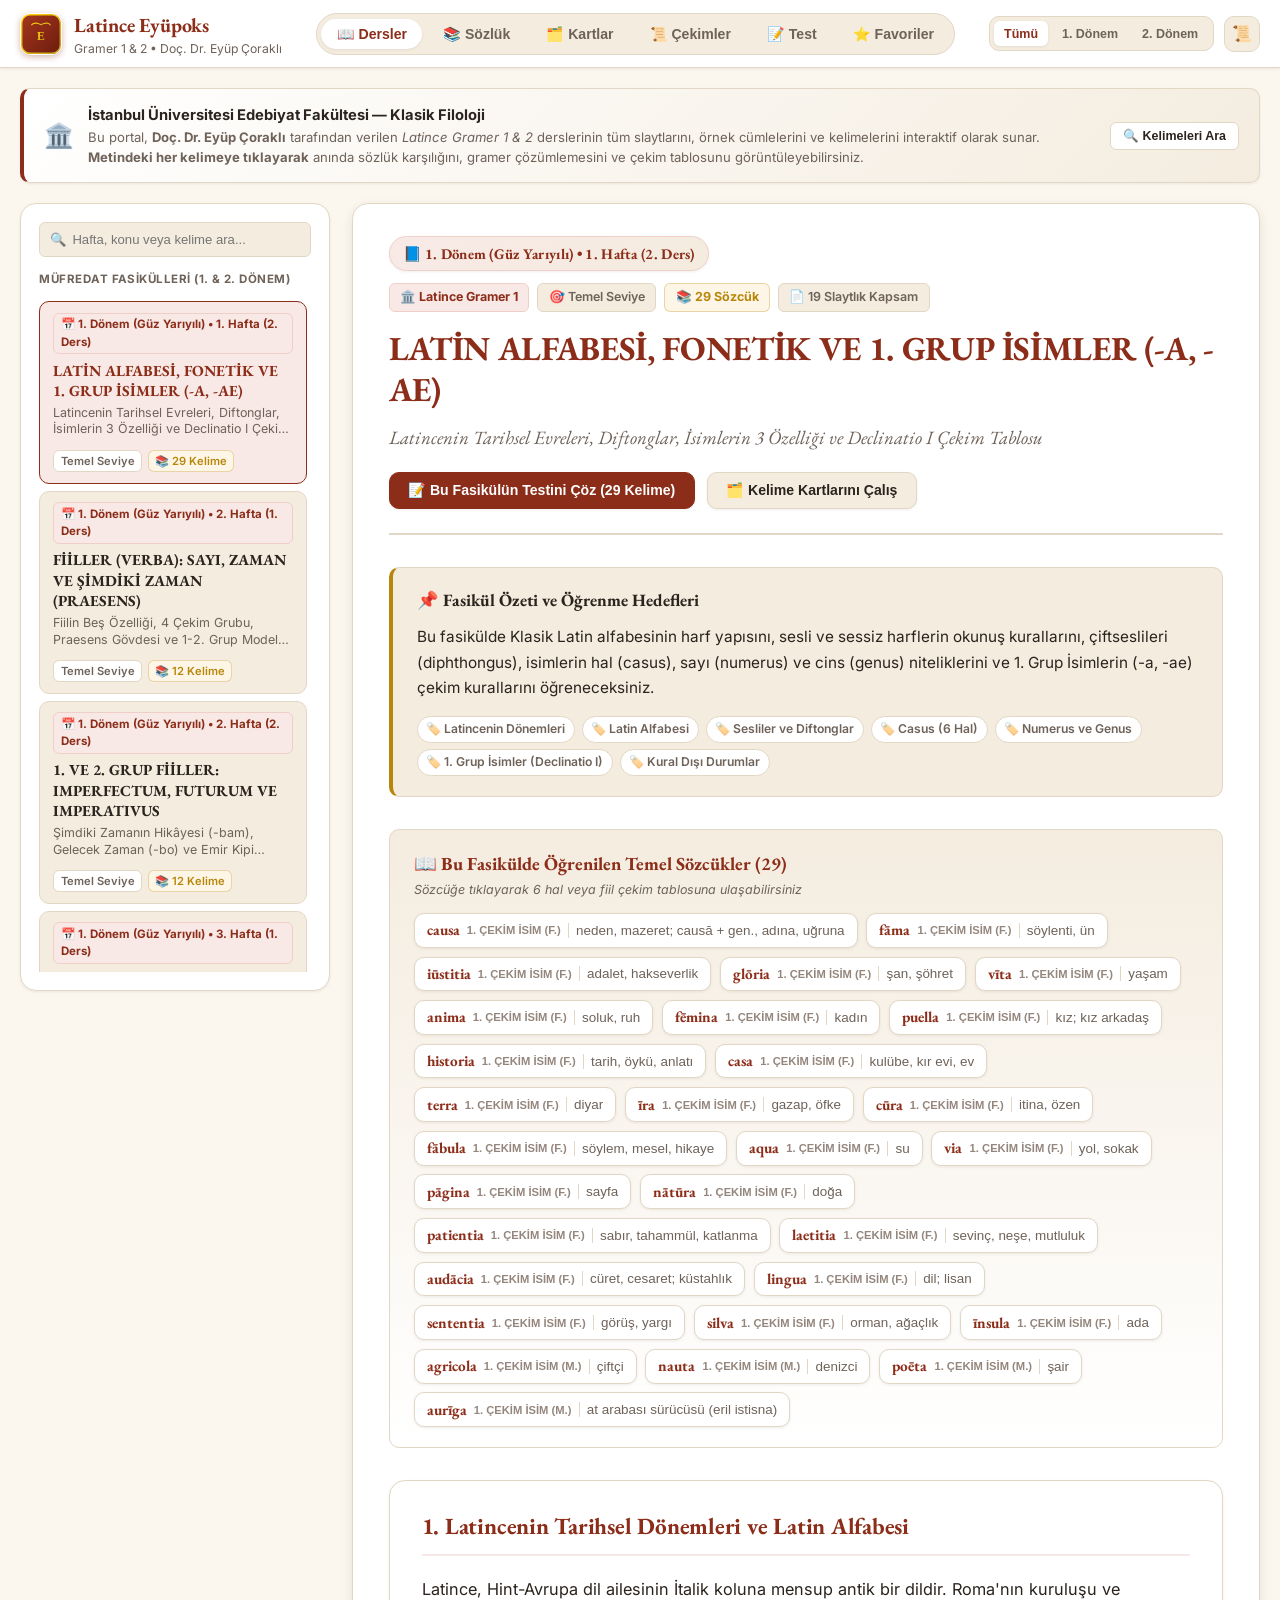
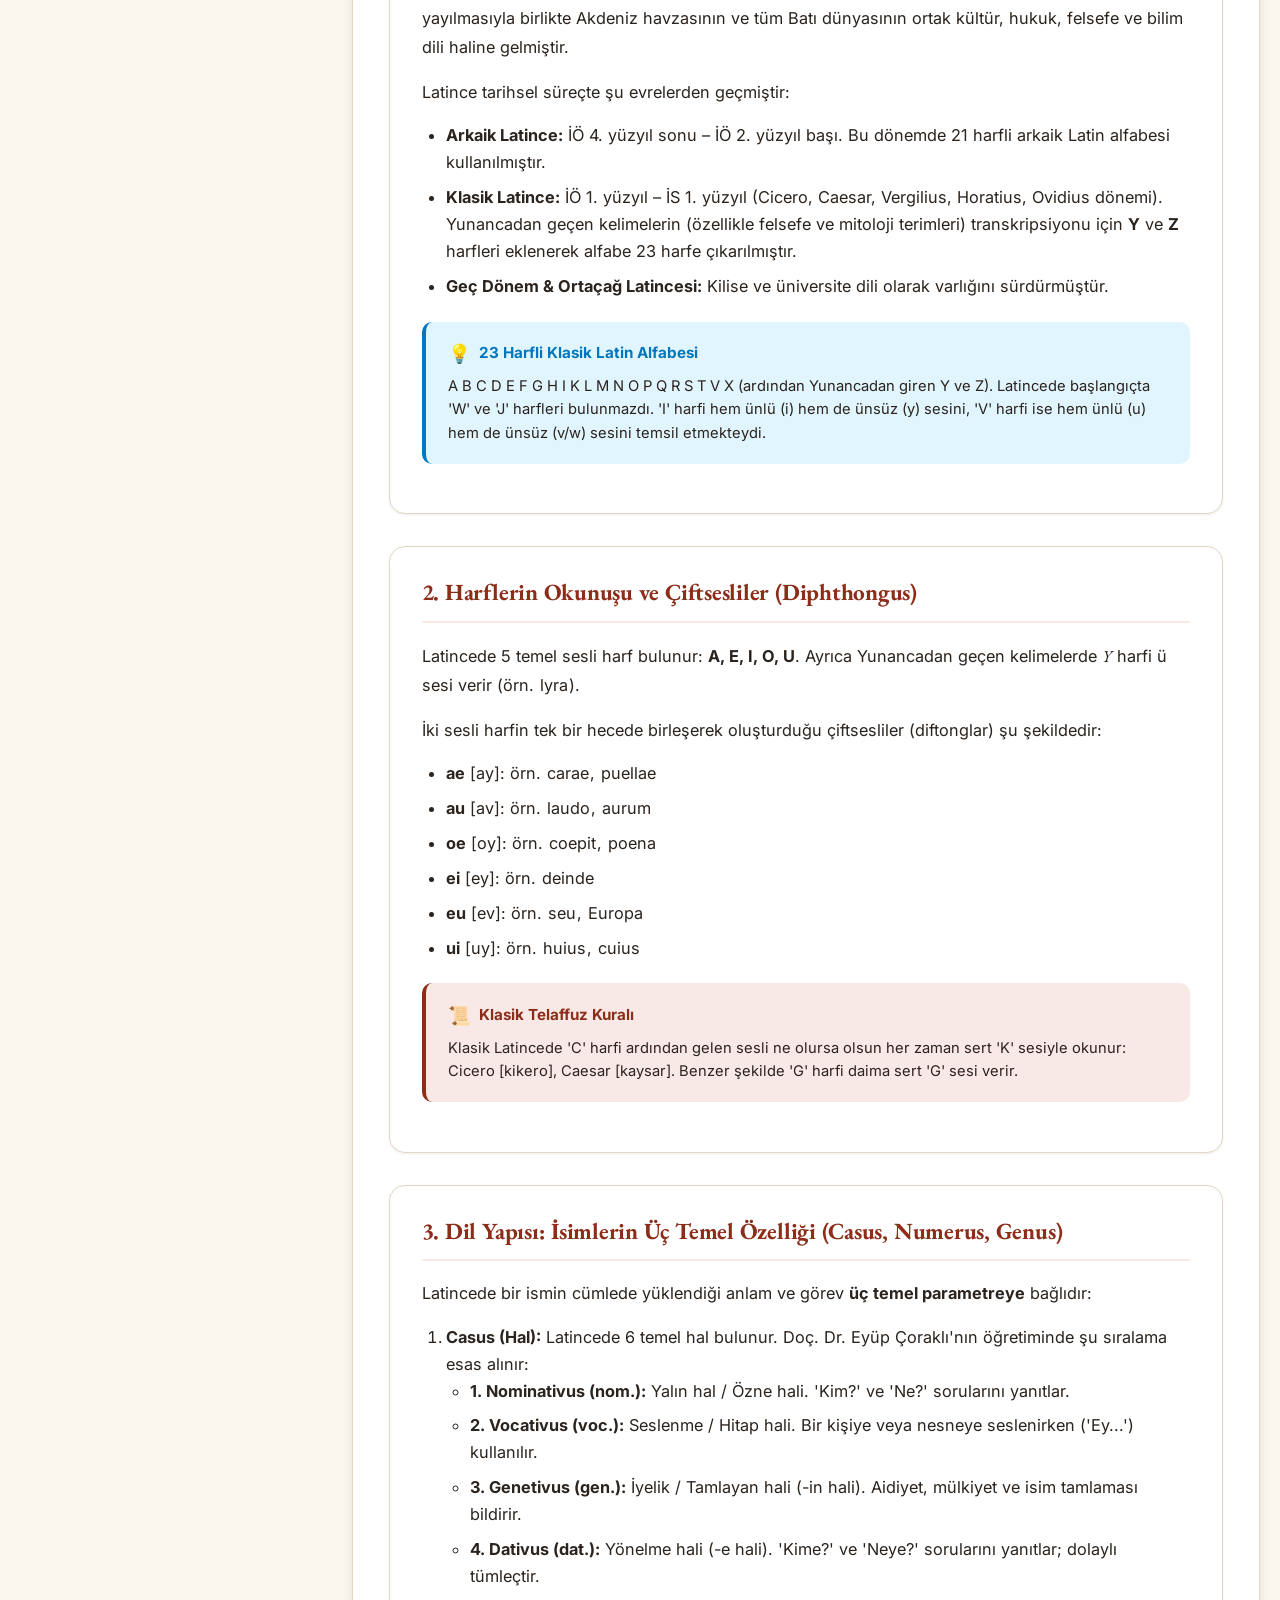
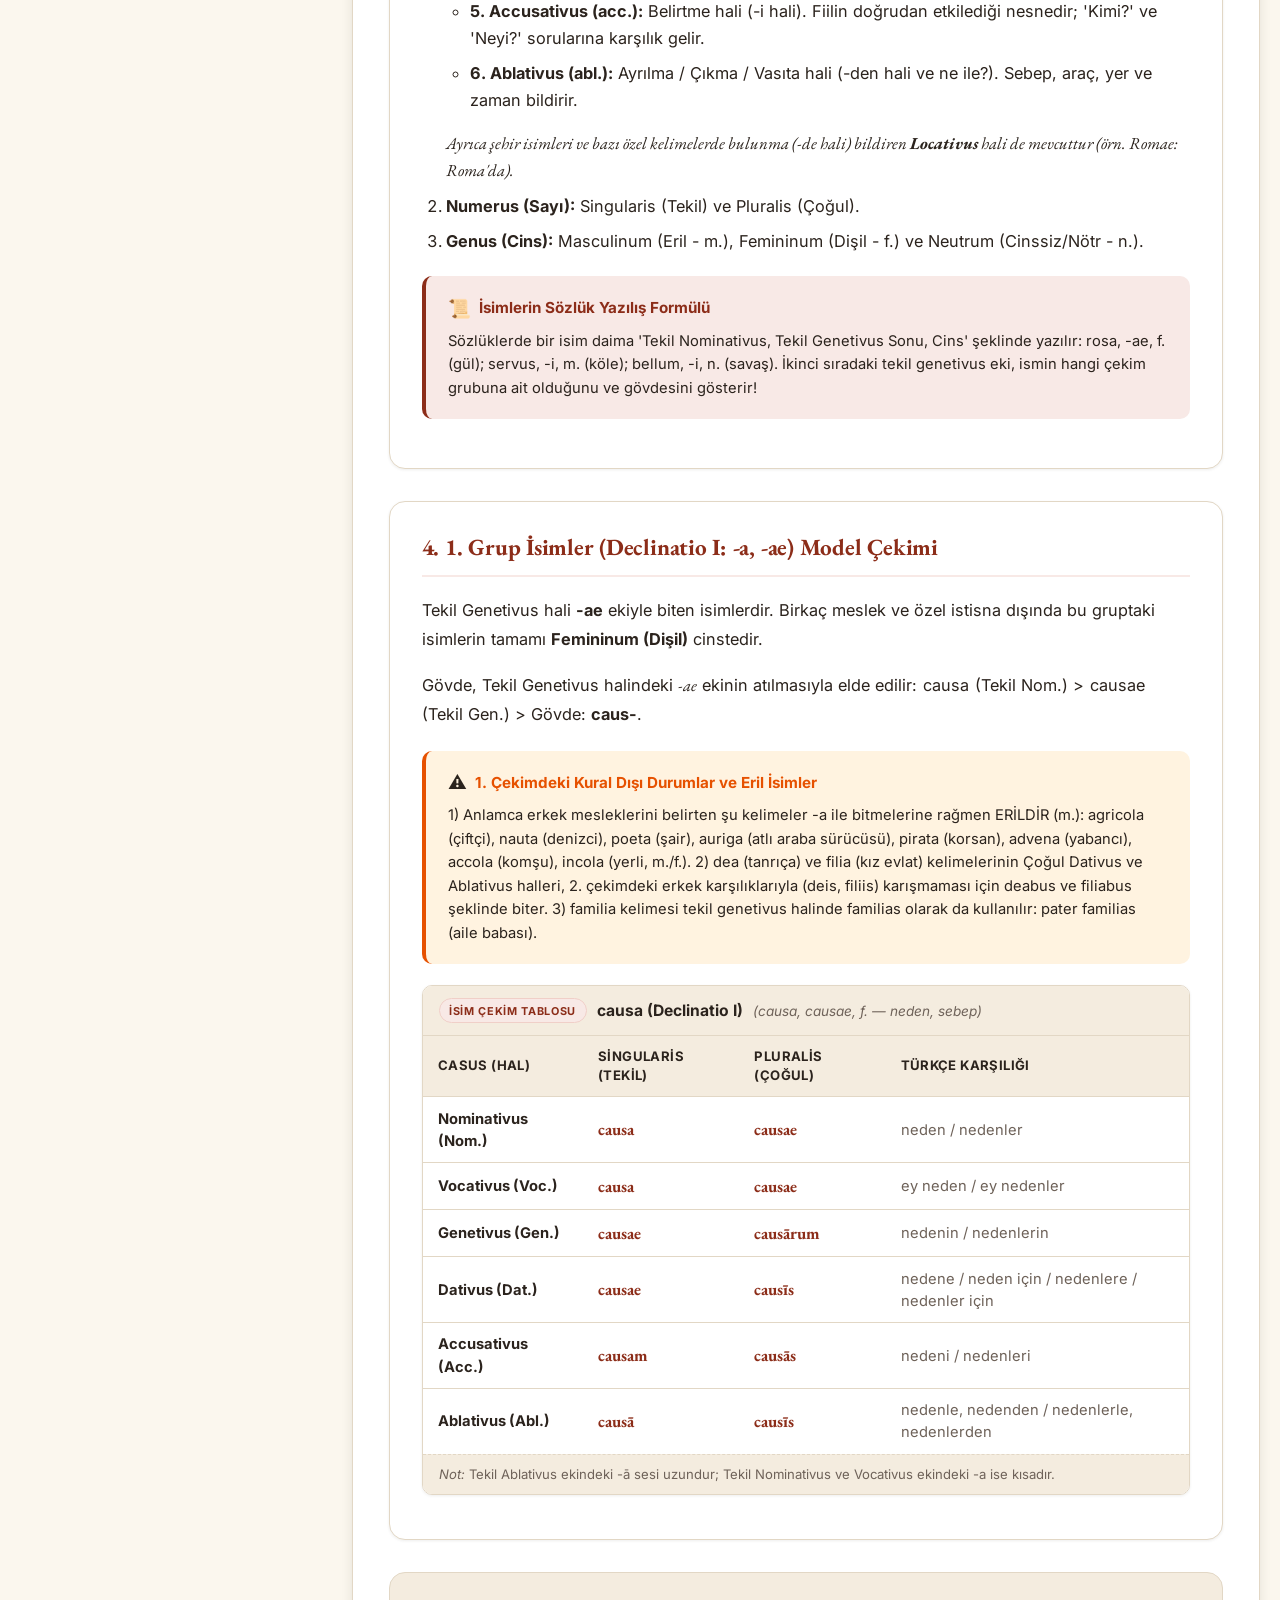
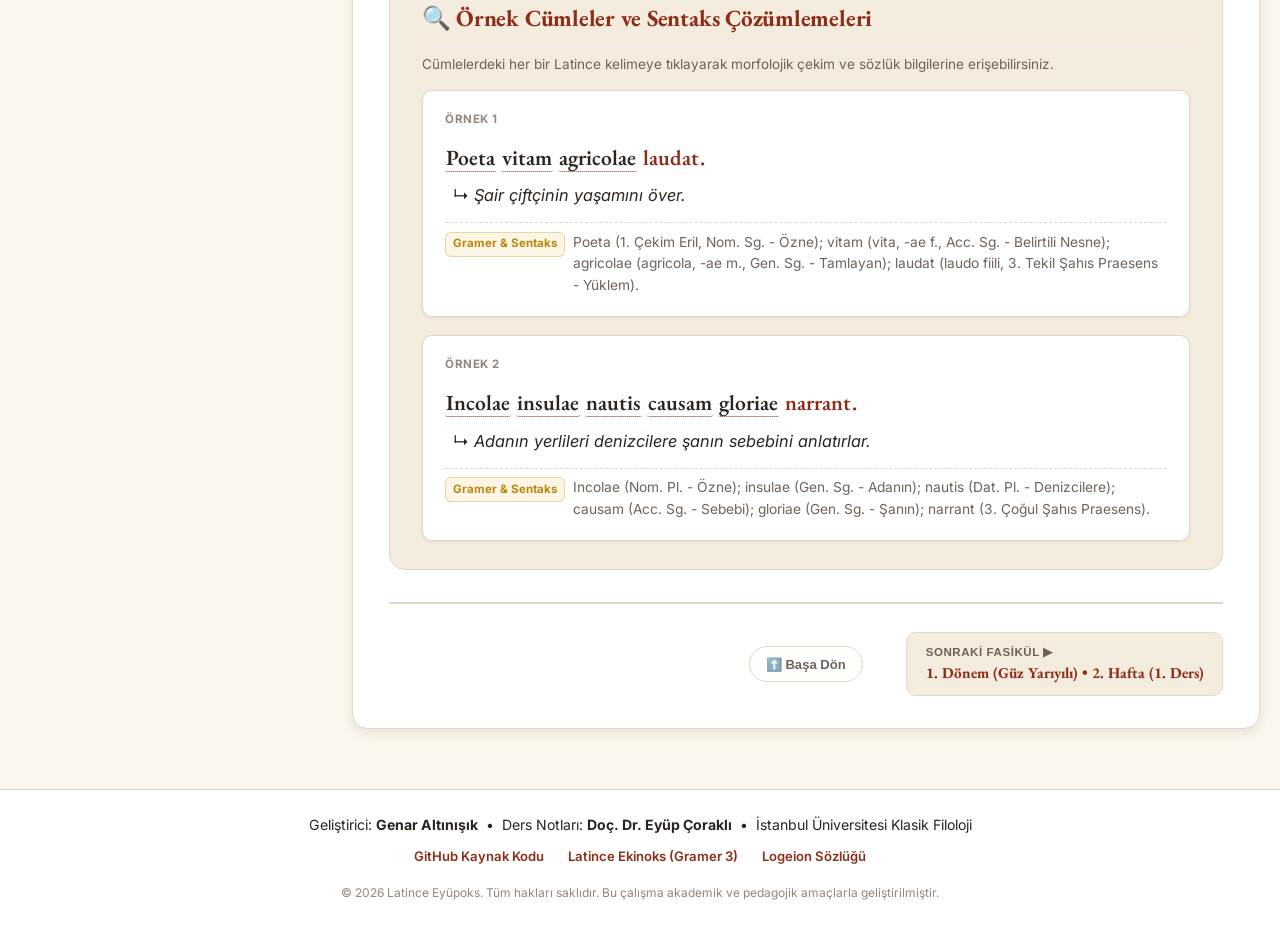
<file: index.html>
<!DOCTYPE html>
<html lang="tr" data-theme="parchment">
<head>
  <meta charset="UTF-8">
  <meta name="viewport" content="width=device-width, initial-scale=1.0">
  <title>Latince Eyüpoks — Doç. Dr. Eyüp Çoraklı Latince Gramer 1 & 2 Portalı</title>
  <meta name="description" content="İstanbul Üniversitesi Klasik Filoloji Latince Gramer 1 ve 2 dersleri için interaktif ders anlatımları, metinler, kelime dağarcığı ve çekim tabloları.">
  <meta name="theme-color" content="#8c2d19">

  <!-- Favicons -->
  <link rel="icon" type="image/svg+xml" href="favicon.svg">
  <link rel="alternate icon" href="favicon.ico">
  <link rel="apple-touch-icon" href="apple-touch-icon.png">

  <!-- Google Fonts: Gentium Plus / EB Garamond for classical Latin typography -->
  <link rel="preconnect" href="https://fonts.googleapis.com">
  <link rel="preconnect" href="https://fonts.gstatic.com" crossorigin>
  <link href="https://fonts.googleapis.com/css2?family=Cardo:ital,wght@0,400;0,700;1,400&family=EB+Garamond:ital,wght@0,400..800;1,400..800&family=Inter:wght@400;500;600;700&display=swap&subset=latin,latin-ext" rel="stylesheet">

  <!-- Stylesheets with Cache Busting -->
  <link rel="stylesheet" href="css/style.css?v=2.2.0">
  <link rel="stylesheet" href="css/components.css?v=2.2.0">
  <link rel="stylesheet" href="css/responsive.css?v=2.2.0">
  <link rel="stylesheet" href="css/eyupoks.css?v=2.2.0">

  <!-- Guaranteed Flashcard 3D Core Styles (Immune to browser cache delay) -->
  <style>
    .flashcard-container {
      max-width: 720px !important;
      margin: 0 auto !important;
      height: auto !important;
      min-height: auto !important;
      padding: 0.5rem 0 2.5rem 0 !important;
    }
    .flashcard-settings-bar {
      display: flex !important;
      justify-content: space-between !important;
      align-items: flex-end !important;
      flex-wrap: wrap !important;
      gap: 1rem !important;
      margin-bottom: 1.5rem !important;
      padding: 1.15rem 1.4rem !important;
      background: var(--bg-surface) !important;
      border: 1.5px solid var(--border-color) !important;
      border-radius: var(--radius-md) !important;
      box-shadow: 0 2px 8px rgba(0, 0, 0, 0.04) !important;
    }
    .flashcard-progress-wrapper {
      margin-bottom: 1.5rem !important;
    }
    .flashcard-progress-labels {
      display: flex !important;
      justify-content: space-between !important;
      font-size: 0.88rem !important;
      font-weight: 700 !important;
      color: var(--text-muted) !important;
      margin-bottom: 0.5rem !important;
    }
    .flashcard-progress-bar-bg {
      height: 8px !important;
      background: var(--bg-surface-soft) !important;
      border-radius: var(--radius-full) !important;
      overflow: hidden !important;
      border: 1px solid var(--border-color) !important;
    }
    .flashcard-progress-bar-fill {
      height: 100% !important;
      background: linear-gradient(90deg, var(--primary) 0%, var(--accent) 100%) !important;
      border-radius: var(--radius-full) !important;
      transition: width 0.3s cubic-bezier(0.4, 0, 0.2, 1) !important;
    }
    .flashcard {
      perspective: 1200px !important;
      -webkit-perspective: 1200px !important;
      width: 100% !important;
      max-width: 680px !important;
      height: 380px !important;
      min-height: 380px !important;
      margin: 0 auto 1.75rem auto !important;
      cursor: pointer !important;
      user-select: none !important;
      outline: none !important;
      position: relative !important;
    }
    .flashcard-inner {
      position: relative !important;
      width: 100% !important;
      height: 100% !important;
      transform-style: preserve-3d !important;
      -webkit-transform-style: preserve-3d !important;
      transition: transform 0.6s cubic-bezier(0.4, 0, 0.2, 1) !important;
      border-radius: var(--radius-lg) !important;
    }
    .flashcard-inner.is-flipped {
      transform: rotateY(180deg) !important;
    }
    .flashcard-face {
      position: absolute !important;
      top: 0 !important;
      left: 0 !important;
      width: 100% !important;
      height: 100% !important;
      backface-visibility: hidden !important;
      -webkit-backface-visibility: hidden !important;
      border-radius: var(--radius-lg) !important;
      padding: 2.25rem 2.5rem !important;
      display: flex !important;
      flex-direction: column !important;
      justify-content: space-between !important;
      align-items: center !important;
      text-align: center !important;
      box-sizing: border-box !important;
      border: 2px solid var(--border-color) !important;
      box-shadow: 0 10px 28px rgba(43, 35, 29, 0.08) !important;
      transition: border-color 0.25s ease, box-shadow 0.25s ease !important;
    }
    .flashcard:hover .flashcard-face {
      border-color: var(--accent) !important;
      box-shadow: 0 14px 34px rgba(43, 35, 29, 0.14) !important;
    }
    .flashcard-front {
      background: var(--bg-surface) !important;
      transform: rotateY(0deg) !important;
    }
    .flashcard-back {
      background: linear-gradient(155deg, var(--bg-surface) 0%, var(--bg-surface-soft) 100%) !important;
      transform: rotateY(180deg) !important;
      border-color: rgba(184, 134, 11, 0.35) !important;
    }
    [data-theme="dark"] .flashcard-front {
      background: linear-gradient(155deg, #1e2536 0%, #171d2b 100%) !important;
      border-color: #333d52 !important;
    }
    [data-theme="dark"] .flashcard-back {
      background: linear-gradient(155deg, #242c3f 0%, #1a202d 100%) !important;
      border-color: rgba(212, 175, 55, 0.4) !important;
    }
    .card-face-badge {
      display: inline-flex !important;
      font-size: 0.72rem !important;
      font-weight: 700 !important;
      letter-spacing: 0.08em !important;
      text-transform: uppercase !important;
      padding: 0.35rem 0.95rem !important;
      border-radius: var(--radius-full) !important;
    }
    .flashcard-front .card-face-badge {
      background: var(--primary-subtle) !important;
      color: var(--primary) !important;
      border: 1px solid var(--primary-border) !important;
    }
    .flashcard-back .card-face-badge {
      background: var(--accent-subtle) !important;
      color: var(--accent) !important;
      border: 1px solid rgba(184, 134, 11, 0.3) !important;
    }
    .flashcard-face .card-headword {
      font-family: var(--font-serif) !important;
      font-size: 2.75rem !important;
      font-weight: 700 !important;
      color: var(--primary) !important;
      margin: auto 0 !important;
      line-height: 1.2 !important;
    }
    .flashcard-back .card-headword {
      font-size: 2.35rem !important;
      color: var(--text-main) !important;
    }
    [data-theme="dark"] .flashcard-front .card-headword {
      color: #f38b77 !important;
    }
    [data-theme="dark"] .flashcard-back .card-headword {
      color: #f0f3f8 !important;
    }
    .card-sub-info {
      font-size: 1rem !important;
      font-weight: 500 !important;
      color: var(--text-muted) !important;
      line-height: 1.5 !important;
      margin-bottom: 0.4rem !important;
      max-width: 90% !important;
    }
    .card-flip-hint {
      font-size: 0.8rem !important;
      color: var(--text-light) !important;
      display: flex !important;
      align-items: center !important;
      gap: 0.35rem !important;
      opacity: 0.85 !important;
    }
    .flashcard-actions {
      display: flex !important;
      justify-content: center !important;
      align-items: center !important;
      gap: 0.65rem !important;
      flex-wrap: wrap !important;
      margin: 1.25rem 0 1rem 0 !important;
    }
    .btn-fc-action {
      display: inline-flex !important;
      align-items: center !important;
      justify-content: center !important;
      gap: 0.4rem !important;
      min-height: 44px !important;
      padding: 0.6rem 1.2rem !important;
      font-family: var(--font-sans) !important;
      font-size: 0.9rem !important;
      font-weight: 600 !important;
      border-radius: var(--radius-md) !important;
      cursor: pointer !important;
      transition: all 0.15s ease !important;
      box-shadow: var(--shadow-sm) !important;
      border: 1.5px solid transparent !important;
    }
    .btn-fc-action:hover {
      transform: translateY(-1px) !important;
      box-shadow: var(--shadow-md) !important;
    }
    .btn-fc-action.btn-prev,
    .btn-fc-action.btn-next {
      background: var(--bg-surface) !important;
      border-color: var(--border-color) !important;
      color: var(--text-main) !important;
    }
    .btn-fc-action.btn-again {
      background: var(--danger-subtle) !important;
      border-color: rgba(198, 40, 40, 0.35) !important;
      color: var(--danger) !important;
    }
    .btn-fc-action.btn-flip {
      background: var(--primary) !important;
      border-color: var(--primary) !important;
      color: #ffffff !important;
      font-size: 0.95rem !important;
      padding: 0.65rem 1.45rem !important;
      box-shadow: 0 4px 12px rgba(140, 45, 25, 0.25) !important;
    }
    .btn-fc-action.btn-good {
      background: var(--success-subtle) !important;
      border-color: rgba(46, 125, 50, 0.35) !important;
      color: var(--success) !important;
    }

    @media (max-width: 640px) {
      .flashcard {
        height: 320px !important;
        min-height: 320px !important;
        margin-bottom: 1rem !important;
      }
      .flashcard-face {
        padding: 1.25rem 1rem !important;
      }
      .flashcard-face .card-headword {
        font-size: clamp(1.75rem, 6.5vw, 2.3rem) !important;
      }
      .flashcard-back .card-headword {
        font-size: clamp(1.5rem, 5.5vw, 2rem) !important;
      }
      .card-sub-info {
        font-size: 0.88rem !important;
      }
      .flashcard-actions {
        gap: 0.4rem !important;
        margin: 1rem 0 0.75rem 0 !important;
      }
      .btn-fc-action {
        padding: 0.5rem 0.75rem !important;
        font-size: 0.82rem !important;
        min-height: 40px !important;
      }
      .btn-fc-action.btn-flip {
        width: 100% !important;
        order: -1 !important;
        margin-bottom: 0.25rem !important;
      }
    }
  </style>
</head>
<body>

  <!-- Top App Header -->
  <header class="app-header">
    <div class="header-container">
      
      <!-- Brand Logo & Title -->
      <a href="#" class="brand-section" data-target-view="lessons" title="Latince Eyüpoks Ana Sayfa">
        <div class="brand-icon">
          <img src="favicon.svg" alt="Eyüpoks Logo">
        </div>
        <div class="brand-titles">
          <h1 class="brand-title">Latince Eyüpoks</h1>
          <span class="brand-subtitle">Gramer 1 & 2 • Doç. Dr. Eyüp Çoraklı</span>
        </div>
      </a>

      <!-- Desktop Navigation Tabs -->
      <nav class="nav-tabs" aria-label="Ana Gezinti">
        <button class="nav-tab active" data-target-view="lessons">
          <span>📖 Dersler</span>
        </button>
        <button class="nav-tab" data-target-view="dictionary">
          <span>📚 Sözlük</span>
        </button>
        <button class="nav-tab" data-target-view="flashcard">
          <span>🗂️ Kartlar</span>
        </button>
        <button class="nav-tab" data-target-view="paradigms">
          <span>📜 Çekimler</span>
        </button>
        <button class="nav-tab" data-target-view="quiz">
          <span>📝 Test</span>
        </button>
        <button class="nav-tab" data-target-view="favorites">
          <span>⭐ Favoriler</span>
        </button>
      </nav>

      <!-- Header Controls: Term Selector & Theme Toggle -->
      <div class="header-actions">
        <!-- Term Selector Toggle Buttons -->
        <div class="lang-mode-picker" title="Dönem Filtresi">
          <button class="lang-btn term-filter-btn active" data-term="all" title="Tüm Müfredat (1. ve 2. Dönem)">Tümü</button>
          <button class="lang-btn term-filter-btn" data-term="1" title="1. Dönem: Latince Gramer 1">1. Dönem</button>
          <button class="lang-btn term-filter-btn" data-term="2" title="2. Dönem: Latince Gramer 2">2. Dönem</button>
        </div>

        <!-- Theme Toggle Button -->
        <button id="themeToggleBtn" class="theme-toggle-btn" title="Görünüm Temasını Değiştir (Parşömen, Gece, Açık)">
          <span id="themeToggleIcon">📜</span>
        </button>
      </div>

    </div>
  </header>

  <!-- Main Content Wrapper -->
  <main class="main-wrapper">

    <!-- Pedagogical Banner / Notice -->
    <div class="course-banner">
      <div class="banner-content">
        <span class="banner-icon">🏛️</span>
        <div class="banner-text">
          <h3>İstanbul Üniversitesi Edebiyat Fakültesi — Klasik Filoloji</h3>
          <p>Bu portal, <strong>Doç. Dr. Eyüp Çoraklı</strong> tarafından verilen <em>Latince Gramer 1 & 2</em> derslerinin tüm slaytlarını, örnek cümlelerini ve kelimelerini interaktif olarak sunar. <strong>Metindeki her kelimeye tıklayarak</strong> anında sözlük karşılığını, gramer çözümlemesini ve çekim tablosunu görüntüleyebilirsiniz.</p>
        </div>
      </div>
      <div class="banner-actions">
        <button class="btn-secondary-sm" data-target-view="dictionary">
          <span>🔍 Kelimeleri Ara</span>
        </button>
      </div>
    </div>

    <!-- ====================================================================
         VIEW 1: DERSLER / MÜFREDAT ANLATIMLARI (#viewLessons)
         ==================================================================== -->
    <section id="viewLessons" class="view-panel active" aria-label="Ders Anlatımları">
      <div class="curriculum-container">
        
        <!-- Backdrop for mobile drawer (Only active on mobile <=768px) -->
        <div id="sidebarBackdrop" class="curriculum-sidebar-backdrop"></div>

        <!-- Left Column: Lesson Explorer Sidebar (Desktop: sticky column, Mobile: slide-over drawer) -->
        <aside class="curriculum-sidebar" id="curriculumSidebar">
          <div class="sidebar-mobile-header">
            <span class="sidebar-mobile-title">📚 Müfredat Fasikülleri</span>
            <button id="sidebarCloseBtn" class="sidebar-close-btn" title="Kapat" aria-label="Menüyü Kapat">✕</button>
          </div>

          <div class="sidebar-search-box">
            <span class="sidebar-search-icon">🔍</span>
            <input type="text" id="curriculumSearchInput" class="sidebar-search-input" placeholder="Hafta, konu veya kelime ara...">
          </div>

          <div style="font-size: 0.72rem; font-weight: 700; text-transform: uppercase; color: var(--text-muted); letter-spacing: 0.04em;">
            MÜFREDAT FASİKÜLLERİ (1. & 2. DÖNEM)
          </div>

          <!-- Dynamic lesson list -->
          <div id="curriculumLessonList" class="curriculum-lesson-list">
            <!-- Populated dynamically by App.renderCurriculumSidebar() -->
          </div>
        </aside>

        <!-- Right Column: Interactive Fasikül Textbook Reader -->
        <div class="reader-column">
          <!-- Mobile Fasikül Selector Bar (Only on mobile <=768px) -->
          <div class="mobile-sidebar-toggle-bar">
            <button id="mobileSidebarToggleBtn" class="mobile-sidebar-toggle-btn" aria-label="Müfredat Fasiküllerini Aç">
              <span class="toggle-btn-icon">📚</span>
              <span id="mobileCurrentLessonTitle" class="toggle-btn-text">Fasikül Seç (1-46)</span>
              <span class="toggle-btn-chevron">▾</span>
            </button>
          </div>

          <main class="lesson-reader" id="fasiculeReader">
            <!-- Populated dynamically by App.renderFasicule() -->
          </main>
        </div>
      </div>
    </section>

    <!-- ====================================================================
         VIEW 2: SÖZLÜK / KELİME DAĞARCIĞI (#viewDictionary)
         ==================================================================== -->
    <section id="viewDictionary" class="view-panel" aria-label="Sözlük">
      
      <!-- Search & Filters Header Card -->
      <div class="filter-card">
        <div class="search-row">
          <div class="search-box-wrapper">
            <span class="search-icon">🔍</span>
            <input type="text" id="dictSearchInput" class="search-input" placeholder="Latince kelime, kök veya Türkçe anlam ara (örn: puella, agricola, sevmek, savaş)...">
            <button id="clearDictSearchBtn" class="clear-search-btn" title="Aramayı Temizle">✕</button>
          </div>
        </div>

        <div class="filters-row">
          <div class="filter-group">
            <label class="filter-label" for="dictCategoryFilter">Gramer Kategorisi</label>
            <select id="dictCategoryFilter" class="custom-select">
              <option value="all">Tüm Kategoriler</option>
              <optgroup label="İsim Çekimleri (Declinatio)">
                <option value="noun_1">1. Çekim İsimler (-a, -ae)</option>
                <option value="noun_2">2. Çekim İsimler (-us, -i / -um, -i)</option>
                <option value="noun_3">3. Çekim İsimler (-is)</option>
                <option value="noun_4">4. Çekim İsimler (-us, -us)</option>
                <option value="noun_5">5. Çekim İsimler (-es, -ei)</option>
              </optgroup>
              <option value="verb">Fiiller (Verba)</option>
              <option value="adjective">Sıfatlar (Adiectiva)</option>
              <option value="adverb">Zarflar & Edatlar</option>
              <option value="pronoun">Zamirler (Pronomina)</option>
            </select>
          </div>

          <div class="filter-group">
            <label class="filter-label" for="dictTermFilter">Ders Dönemi</label>
            <select id="dictTermFilter" class="custom-select">
              <option value="all">1. ve 2. Dönem (Tümü)</option>
              <option value="1">1. Dönem (Gramer 1)</option>
              <option value="2">2. Dönem (Gramer 2)</option>
            </select>
          </div>
        </div>

        <!-- Quick Filter Pills -->
        <div class="filter-pills">
          <span class="pill-label">Hızlı Filtre:</span>
          <button class="filter-pill dict-pill active" data-category="all">Tümü</button>
          <button class="filter-pill dict-pill" data-category="noun_1">1. Çekim</button>
          <button class="filter-pill dict-pill" data-category="noun_2">2. Çekim</button>
          <button class="filter-pill dict-pill" data-category="noun_3">3. Çekim</button>
          <button class="filter-pill dict-pill" data-category="noun_4">4. Çekim</button>
          <button class="filter-pill dict-pill" data-category="noun_5">5. Çekim</button>
          <button class="filter-pill dict-pill" data-category="verb">Fiiller</button>
          <button class="filter-pill dict-pill" data-category="adjective">Sıfatlar</button>
          <button class="filter-pill dict-pill" data-category="adverb">Zarflar</button>
        </div>
      </div>

      <!-- Results Stats Bar -->
      <div class="results-stats-bar">
        <span id="dictResultsCount" class="results-count">Yükleniyor...</span>
      </div>

      <!-- Words Grid -->
      <div id="dictWordsGrid" class="words-grid">
        <!-- Populated dynamically by App.renderDictionary() -->
      </div>
    </section>

    <!-- ====================================================================
         VIEW 3: ALIŞTIRMA KARTLARI (FLASHCARDS) (#viewFlashcard)
         ==================================================================== -->
    <section id="viewFlashcard" class="view-panel" aria-label="Alıştırma Kartları">
      <div class="flashcard-container">
        
        <!-- Flashcard Settings Bar -->
        <div class="flashcard-settings-bar">
          <div class="filter-group" style="max-width: 320px;">
            <label class="filter-label" for="flashcardDeckSelect">Çalışma Destesi</label>
            <select id="flashcardDeckSelect" class="custom-select">
              <!-- Populated dynamically by FlashcardEngine -->
            </select>
          </div>

          <div style="display: flex; gap: 0.5rem; align-items: flex-end;">
            <button id="cardDirToggle" class="btn-secondary-sm" title="Soru ve Cevap Yönünü Değiştir">
              <span id="cardDirText">🔄 Latince ➔ Türkçe</span>
            </button>
            <button id="cardShuffleBtn" class="btn-secondary-sm" title="Desteyi Karıştır">
              <span>🔀 Karıştır</span>
            </button>
          </div>
        </div>

        <!-- Progress Indicator -->
        <div class="flashcard-progress-wrapper">
          <div class="flashcard-progress-labels">
            <span>Deste İlerlemesi</span>
            <span id="cardProgressText">0 / 0</span>
          </div>
          <div class="flashcard-progress-bar-bg">
            <div id="cardProgressBar" class="flashcard-progress-bar-fill" style="width: 0%;"></div>
          </div>
        </div>

        <!-- 3D Flipping Flashcard -->
        <div id="flashcard" class="flashcard" role="button" tabindex="0" title="Kartı çevirmek için tıklayın veya Boşluk (Space) tuşuna basın">
          <div id="flashcardInner" class="flashcard-inner">
            
            <!-- Front Face -->
            <div id="flashcardFront" class="flashcard-face flashcard-front">
              <div class="card-face-badge">ÖN YÜZ</div>
              <h2 id="cardFrontPrompt" class="card-headword">Yükleniyor...</h2>
              <p id="cardFrontSub" class="card-sub-info">-</p>
              <div class="card-flip-hint">💡 Çevirmek için tıklayın (veya Boşluk tuşu)</div>
            </div>

            <!-- Back Face -->
            <div id="flashcardBack" class="flashcard-face flashcard-back">
              <div class="card-face-badge">ARKA YÜZ</div>
              <h2 id="cardBackPrompt" class="card-headword">-</h2>
              <p id="cardBackSub" class="card-sub-info">-</p>
            </div>

          </div>
        </div>

        <!-- Flashcard Action Buttons -->
        <div class="flashcard-actions">
          <button id="cardPrevBtn" class="btn-fc-action btn-prev" title="Önceki Kart">
            <span>◀ Önceki</span>
          </button>
          <button id="cardAgainBtn" class="btn-fc-action btn-again" title="Tekrar Et (1)">
            <span>❌ Tekrar Et (1)</span>
          </button>
          <button id="cardFlipBtn" class="btn-fc-action btn-flip" title="Kartı Çevir (Boşluk)">
            <span>🔄 Çevir (Boşluk)</span>
          </button>
          <button id="cardGoodBtn" class="btn-fc-action btn-good" title="Biliyorum (2)">
            <span>✅ Biliyorum (2)</span>
          </button>
          <button id="cardNextBtn" class="btn-fc-action btn-next" title="Sonraki Kart">
            <span>Sonraki ▶</span>
          </button>
        </div>

        <!-- Extra Tools on Card: Audio, Star -->
        <div style="display: flex; justify-content: center; gap: 0.75rem; margin-top: 1rem;">
          <button id="cardAudioBtn" class="btn-secondary-sm" title="Telaffuzu Dinle (A)">
            <span>🔊 Telaffuz (A)</span>
          </button>
          <button id="cardStarBtn" class="btn-secondary-sm" title="Favorilere Ekle / Çıkar (F)">
            <span>⭐ Favori (F)</span>
          </button>
        </div>

      </div>
    </section>

    <!-- ====================================================================
         VIEW 4: ÇEKİM TABLOLARI (PARADIGMS) (#viewParadigms)
         ==================================================================== -->
    <section id="viewParadigms" class="view-panel" aria-label="Çekim Tabloları">
      <div class="paradigms-container">
        
        <!-- Live Custom Word Paradigm Search Bar -->
        <div class="filter-card">
          <div class="paradigm-search-row">
            <input type="text" id="paradigmLookupInput" class="paradigm-search-input" placeholder="Herhangi bir Latince sözcük yazın ve çekimleyin (örn: puella, servus, civitas, amo, rego, sum, brevis)...">
            <button id="btnLookupParadigm" class="btn-lookup">
              <span>🔍 Çekimle</span>
            </button>
          </div>

          <!-- Eyüp Hoca Case Order Selector -->
          <div class="case-order-selector">
            <span>Hal Sıralaması:</span>
            <button class="case-order-btn active" data-order="NVGDAcAb" title="Eyüp Çoraklı Standart Sıralaması (Yalın, Çağrı, İyelik, Yönelme, Belirtme, Çıkma)">
              N - V - G - D - Ac - Ab (Eyüp Hoca Standardı)
            </button>
            <button class="case-order-btn" data-order="NGDAcAbV" title="Klasik Sözlük Sıralaması">
              N - G - D - Ac - Ab - V
            </button>
          </div>
        </div>

        <!-- Paradigm Model Categories -->
        <div class="paradigm-cat-tabs" style="display: flex; flex-wrap: wrap; gap: 0.5rem; margin-bottom: 1.25rem;">
          <button class="filter-pill paradigm-cat-tab active" data-cat="nouns">🏛️ İsim Çekimleri (1-5. Çekim)</button>
          <button class="filter-pill paradigm-cat-tab" data-cat="adjectives">✨ Sıfat Çekimleri (1-3. Sınıf)</button>
          <button class="filter-pill paradigm-cat-tab" data-cat="verbs">⚡ Fiil Çekimleri (1-4. Çekim)</button>
          <button class="filter-pill paradigm-cat-tab" data-cat="pronouns">👥 Zamirler (Kişi, İşaret, İlgi)</button>
        </div>

        <!-- Paradigm Content Output Area -->
        <div id="paradigmContentArea" class="paradigm-content-area">
          <!-- Populated dynamically by InflectionEngine -->
        </div>

      </div>
    </section>

    <!-- ====================================================================
         VIEW 5: ÇOKTAN SEÇMELİ TEST (QUIZ) (#viewQuiz)
         ==================================================================== -->
    <section id="viewQuiz" class="view-panel" aria-label="Sınav ve Test">
      <div id="quizContainer" class="quiz-container">
        
        <!-- Quiz Control Card -->
        <div class="filter-card">
          <div class="filters-row">
            <div class="filter-group" style="max-width: 320px;">
              <label class="filter-label" for="quizFilterSelect">Sınav Kapsamı</label>
              <select id="quizFilterSelect" class="custom-select">
                <!-- Populated dynamically by QuizEngine -->
              </select>
            </div>
            <div style="display: flex; align-items: flex-end;">
              <span id="quizScoreText" style="font-size: 0.9rem; font-weight: 700; color: var(--primary);">Soru 1 / 15 • Puan: 0</span>
            </div>
          </div>
        </div>

        <!-- Question Card -->
        <div class="quiz-card">
          <div style="display: flex; justify-content: space-between; align-items: center; margin-bottom: 0.85rem;">
            <span id="quizGrammarBadge" class="tag-badge pos-tag">Kelime Sorusu</span>
          </div>

          <h2 id="quizQuestionText" class="quiz-question-title">Yükleniyor...</h2>

          <!-- 4 Multiple-Choice Options -->
          <div id="quizOptionsContainer" class="quiz-options-grid">
            <!-- Options populated dynamically by QuizEngine -->
          </div>

          <!-- Immediate Feedback Block -->
          <div id="quizFeedback" class="quiz-feedback hidden"></div>

          <!-- Next Button -->
          <div style="margin-top: 1.25rem; display: flex; justify-content: flex-end;">
            <button id="quizNextBtn" class="btn-primary" style="display: none;">
              <span>Sonraki Soru ▶</span>
            </button>
          </div>
        </div>

      </div>
    </section>

    <!-- ====================================================================
         VIEW 6: FAVORİLER & ZORLANILAN KELİMELER (#viewFavorites)
         ==================================================================== -->
    <section id="viewFavorites" class="view-panel" aria-label="Favoriler">
      <div class="favorites-container">
        
        <!-- Favorites Action Bar -->
        <div class="filter-card" style="display: flex; justify-content: space-between; align-items: center; flex-wrap: wrap; gap: 0.75rem;">
          <div>
            <h3 style="color: var(--text-main); font-size: 1.1rem; margin-bottom: 0.2rem;">⭐ Favori & Tekrar Listem (<span id="favCountBadge">0</span>)</h3>
            <p style="font-size: 0.82rem; color: var(--text-muted); margin: 0;">Zorlandığınız kelimeleri burada biriktirebilir, tek tıkla özel kart destesi veya test başlatabilirsiniz.</p>
          </div>

          <div style="display: flex; gap: 0.5rem; flex-wrap: wrap;">
            <button id="btnStartFavDeck" class="btn-primary" title="Yalnızca favori kelimelerle 3D kart çalışması yap">
              <span>🗂️ Deste Olarak Çalış</span>
            </button>
            <button id="btnStartFavQuiz" class="btn-secondary-sm" title="Favorilerden test çöz">
              <span>📝 Test Çöz</span>
            </button>
            <button id="btnClearAllFavs" class="btn-secondary-sm" style="color: var(--danger);" title="Tüm favorileri temizle">
              <span>🗑️ Temizle</span>
            </button>
          </div>
        </div>

        <!-- Favorites Grid -->
        <div id="favoritesWordsGrid" class="words-grid">
          <!-- Populated dynamically by App.renderFavorites() -->
        </div>

      </div>
    </section>

  </main>

  <!-- Paradigm Modal Window (Shown when clicking 'Çekimler' from Popovers or Word Cards) -->
  <div id="paradigmModal" class="paradigm-modal-backdrop hidden" role="dialog" aria-modal="true" aria-labelledby="paradigmModalTitle">
    <div class="paradigm-modal-window">
      <div class="paradigm-modal-header">
        <h3 id="paradigmModalTitle" class="paradigm-modal-title">Sözcük Çekim Tablosu</h3>
        <button id="paradigmModalClose" class="paradigm-modal-close" title="Kapat (Escape)">✕</button>
      </div>
      <div id="paradigmModalBody" class="paradigm-modal-body">
        <!-- Injected dynamically by InflectionEngine -->
      </div>
    </div>
  </div>

  <!-- Mobile Bottom Navigation Bar -->
  <nav class="mobile-bottom-nav" aria-label="Mobil Gezinti">
    <div class="bottom-nav-container">
      <button class="bottom-nav-item active" data-target-view="lessons">
        <span class="nav-icon">📖</span>
        <span>Dersler</span>
      </button>
      <button class="bottom-nav-item" data-target-view="dictionary">
        <span class="nav-icon">📚</span>
        <span>Sözlük</span>
      </button>
      <button class="bottom-nav-item" data-target-view="flashcard">
        <span class="nav-icon">🗂️</span>
        <span>Kartlar</span>
      </button>
      <button class="bottom-nav-item" data-target-view="paradigms">
        <span class="nav-icon">📜</span>
        <span>Çekimler</span>
      </button>
      <button class="bottom-nav-item" data-target-view="quiz">
        <span class="nav-icon">📝</span>
        <span>Test</span>
      </button>
      <button class="bottom-nav-item" data-target-view="favorites">
        <span class="nav-icon">⭐</span>
        <span>Favoriler</span>
      </button>
    </div>
  </nav>

  <!-- App Footer -->
  <footer class="app-footer">
    <div class="footer-container">
      <div class="footer-creator">
        <span>Geliştirici: <strong>Genar Altınışık</strong></span>
        <span>•</span>
        <span>Ders Notları: <strong>Doç. Dr. Eyüp Çoraklı</strong></span>
        <span>•</span>
        <span>İstanbul Üniversitesi Klasik Filoloji</span>
      </div>
      <div class="footer-links">
        <a href="https://github.com/GenarAltinisik/Latince-Eyupoks" target="_blank" rel="noopener">GitHub Kaynak Kodu</a>
        <a href="https://genaraltinisik.github.io/Latince-Ekinoks/" target="_blank" rel="noopener">Latince Ekinoks (Gramer 3)</a>
        <a href="https://logeion.uchicago.edu/" target="_blank" rel="noopener">Logeion Sözlüğü</a>
      </div>
      <p style="font-size: 0.75rem; color: var(--text-light); margin-top: 0.35rem;">
        &copy; 2026 Latince Eyüpoks. Tüm hakları saklıdır. Bu çalışma akademik ve pedagojik amaçlarla geliştirilmiştir.
      </p>
    </div>
  </footer>

  <!-- Scripts Loading (Strict Dependency Order) -->
  <script src="data/latin_paradigms.js?v=2.2.0"></script>
  <script src="data/eyup_vocabulary.js?v=2.2.0"></script>
  <script src="data/eyup_curriculum.js?v=2.2.0"></script>
  <script src="js/storage.js?v=2.2.0"></script>
  <script src="js/inflection-engine.js?v=2.2.0"></script>
  <script src="js/reading-engine.js?v=2.2.0"></script>
  <script src="js/flashcard.js?v=2.2.0"></script>
  <script src="js/quiz.js?v=2.2.0"></script>
  <script src="js/app.js?v=2.2.0"></script>

</body>
</html>
</file>
<file: css/style.css>
/* Latince Ekinoks - Core Styles & Theming */
:root {
  /* Parchment (Default Classic Philology Theme) */
  --bg-main: #fbf7ee;
  --bg-surface: #ffffff;
  --bg-surface-soft: #f4ecdf;
  --bg-surface-elevated: #ffffff;
  --border-color: #e2d7c5;
  --border-focus: #8c2d19;
  
  --text-main: #2b231d;
  --text-muted: #6e6259;
  --text-light: #94867c;
  
  --primary: #8c2d19;         /* Classical Imperial Crimson */
  --primary-hover: #712313;
  --primary-subtle: #f8e9e6;
  --primary-border: #f0cfc8;
  
  --accent: #b8860b;          /* Classical Gold / Bronze */
  --accent-subtle: #fdf6e7;
  
  --success: #2e7d32;
  --success-subtle: #e8f5e9;
  --warning: #e65100;
  --warning-subtle: #fff3e0;
  --danger: #c62828;
  --danger-subtle: #ffebee;
  --info: #0277bd;
  --info-subtle: #e1f5fe;
  
  --shadow-sm: 0 1px 3px rgba(43, 35, 29, 0.08);
  --shadow-md: 0 4px 12px rgba(43, 35, 29, 0.1);
  --shadow-lg: 0 10px 25px rgba(43, 35, 29, 0.12);
  
  --font-serif: "EB Garamond", "Cardo", "Gentium Plus", "Linux Libertine", "Libertinus Serif", "Georgia", "Times New Roman", serif;
  --font-sans: "Inter", -apple-system, BlinkMacSystemFont, "Segoe UI", Roboto, "Helvetica Neue", Arial, sans-serif;
  
  --radius-sm: 6px;
  --radius-md: 10px;
  --radius-lg: 16px;
  --radius-full: 9999px;
  
  --transition-fast: 0.15s ease;
  --transition-normal: 0.25s cubic-bezier(0.4, 0, 0.2, 1);
  --header-height: 72px;
  --bottom-nav-height: 64px;
}

[data-theme="dark"] {
  --bg-main: #13171f;
  --bg-surface: #1a202c;
  --bg-surface-soft: #232a3b;
  --bg-surface-elevated: #283042;
  --border-color: #333d52;
  --border-focus: #e57373;
  
  --text-main: #f1f3f7;
  --text-muted: #a0aec0;
  --text-light: #718096;
  
  --primary: #d32f2f;
  --primary-hover: #ef5350;
  --primary-subtle: rgba(211, 47, 47, 0.15);
  --primary-border: rgba(211, 47, 47, 0.3);
  
  --accent: #d4af37;
  --accent-subtle: rgba(212, 175, 55, 0.15);
  
  --shadow-sm: 0 1px 3px rgba(0, 0, 0, 0.4);
  --shadow-md: 0 4px 12px rgba(0, 0, 0, 0.5);
  --shadow-lg: 0 10px 25px rgba(0, 0, 0, 0.6);
}

[data-theme="light"] {
  --bg-main: #f8fafc;
  --bg-surface: #ffffff;
  --bg-surface-soft: #f1f5f9;
  --bg-surface-elevated: #ffffff;
  --border-color: #e2e8f0;
  --border-focus: #0f172a;
  
  --text-main: #0f172a;
  --text-muted: #64748b;
  --text-light: #94a3b8;
  
  --primary: #1e3a8a;
  --primary-hover: #1e40af;
  --primary-subtle: #eff6ff;
  --primary-border: #bfdbfe;
  
  --accent: #b45309;
  --accent-subtle: #fef3c7;
}

/* Base Styles */
* {
  box-sizing: border-box;
  margin: 0;
  padding: 0;
}

html {
  font-size: 16px;
  scroll-behavior: smooth;
}

body {
  font-family: var(--font-sans);
  background-color: var(--bg-main);
  color: var(--text-main);
  min-height: 100vh;
  display: flex;
  flex-direction: column;
  line-height: 1.5;
  transition: background-color var(--transition-normal), color var(--transition-normal);
  -webkit-font-smoothing: antialiased;
}

/* Top App Header */
.app-header {
  position: sticky;
  top: 0;
  z-index: 100;
  background-color: var(--bg-surface);
  border-bottom: 1px solid var(--border-color);
  box-shadow: var(--shadow-sm);
  backdrop-filter: blur(10px);
  transition: background-color var(--transition-normal);
}

.header-container {
  max-width: 1360px;
  margin: 0 auto;
  padding: 0.6rem 1.25rem;
  display: flex;
  align-items: center;
  justify-content: space-between;
  gap: 1rem;
}

.brand-section {
  display: flex;
  align-items: center;
  gap: 0.75rem;
  text-decoration: none;
  color: inherit;
  cursor: pointer;
}

.brand-icon {
  width: 42px;
  height: 42px;
  border-radius: var(--radius-md);
  display: flex;
  align-items: center;
  justify-content: center;
  overflow: hidden;
  box-shadow: 0 2px 6px rgba(140, 45, 25, 0.35);
  flex-shrink: 0;
}

.brand-icon img {
  width: 100%;
  height: 100%;
  object-fit: cover;
  display: block;
}

.brand-titles {
  display: flex;
  flex-direction: column;
}

.brand-title {
  font-family: var(--font-serif);
  font-size: 1.25rem;
  font-weight: 700;
  color: var(--primary);
  letter-spacing: -0.01em;
  display: flex;
  align-items: center;
  gap: 0.5rem;
}

.brand-subtitle {
  font-size: 0.76rem;
  color: var(--text-muted);
  white-space: nowrap;
}

/* Navigation Tabs (Desktop) */
.nav-tabs {
  display: flex;
  align-items: center;
  gap: 0.35rem;
  background-color: var(--bg-surface-soft);
  padding: 0.3rem;
  border-radius: var(--radius-full);
  border: 1px solid var(--border-color);
}

.nav-tab {
  display: inline-flex;
  align-items: center;
  gap: 0.45rem;
  padding: 0.45rem 0.95rem;
  font-size: 0.88rem;
  font-weight: 600;
  color: var(--text-muted);
  border-radius: var(--radius-full);
  text-decoration: none;
  background: transparent;
  border: none;
  cursor: pointer;
  transition: all var(--transition-fast);
  white-space: nowrap;
}

.nav-tab:hover {
  color: var(--text-main);
  background-color: rgba(0, 0, 0, 0.04);
}

.nav-tab.active {
  background-color: var(--bg-surface);
  color: var(--primary);
  box-shadow: var(--shadow-sm);
}

.nav-badge {
  font-size: 0.7rem;
  padding: 0.15rem 0.45rem;
  border-radius: var(--radius-full);
  background-color: var(--primary-subtle);
  color: var(--primary);
  font-weight: 700;
}

/* Header Controls (Language visibility & Theme) */
.header-actions {
  display: flex;
  align-items: center;
  gap: 0.65rem;
}

/* Dual Translation Mode Switcher */
.lang-mode-picker {
  display: flex;
  align-items: center;
  background-color: var(--bg-surface-soft);
  padding: 0.25rem;
  border-radius: var(--radius-md);
  border: 1px solid var(--border-color);
  gap: 0.2rem;
}

.lang-btn {
  border: none;
  background: transparent;
  padding: 0.35rem 0.65rem;
  border-radius: var(--radius-sm);
  font-size: 0.78rem;
  font-weight: 600;
  color: var(--text-muted);
  cursor: pointer;
  display: inline-flex;
  align-items: center;
  gap: 0.3rem;
  transition: all var(--transition-fast);
}

.lang-btn:hover {
  color: var(--text-main);
}

.lang-btn.active {
  background-color: var(--bg-surface);
  color: var(--primary);
  box-shadow: var(--shadow-sm);
}

/* Theme selector button */
.theme-toggle-btn {
  background-color: var(--bg-surface-soft);
  border: 1px solid var(--border-color);
  color: var(--text-main);
  width: 36px;
  height: 36px;
  border-radius: var(--radius-md);
  display: flex;
  align-items: center;
  justify-content: center;
  cursor: pointer;
  font-size: 1rem;
  transition: all var(--transition-fast);
}

.theme-toggle-btn:hover {
  background-color: var(--bg-surface);
  border-color: var(--primary);
}

/* Main Content Container */
.main-wrapper {
  max-width: 1360px;
  width: 100%;
  margin: 0 auto;
  padding: 1.25rem;
  flex: 1;
}

/* Views Management */
.view-panel {
  display: none;
  animation: fadeIn 0.2s ease forwards;
}

.view-panel.active {
  display: block;
}

@keyframes fadeIn {
  from { opacity: 0; transform: translateY(4px); }
  to { opacity: 1; transform: translateY(0); }
}

/* Banner / Course Context Alert */
.course-banner {
  background: linear-gradient(135deg, var(--bg-surface) 0%, var(--bg-surface-soft) 100%);
  border: 1px solid var(--border-color);
  border-left: 4px solid var(--primary);
  border-radius: var(--radius-md);
  padding: 0.9rem 1.25rem;
  margin-bottom: 1.25rem;
  display: flex;
  align-items: center;
  justify-content: space-between;
  gap: 1rem;
  box-shadow: var(--shadow-sm);
}

.banner-content {
  display: flex;
  align-items: center;
  gap: 0.85rem;
}

.banner-icon {
  font-size: 1.5rem;
  flex-shrink: 0;
}

.banner-text h3 {
  font-size: 0.92rem;
  font-weight: 700;
  color: var(--text-main);
  margin-bottom: 0.15rem;
}

.banner-text p {
  font-size: 0.82rem;
  color: var(--text-muted);
}

.banner-actions {
  display: flex;
  align-items: center;
  gap: 0.5rem;
  flex-shrink: 0;
}

.btn-secondary-sm {
  font-size: 0.78rem;
  padding: 0.35rem 0.75rem;
  border-radius: var(--radius-sm);
  background-color: var(--bg-surface);
  border: 1px solid var(--border-color);
  color: var(--text-main);
  cursor: pointer;
  text-decoration: none;
  display: inline-flex;
  align-items: center;
  gap: 0.3rem;
  font-weight: 600;
  transition: all var(--transition-fast);
}

.btn-secondary-sm:hover {
  border-color: var(--primary);
  color: var(--primary);
}

/* Footer */
.app-footer {
  background-color: var(--bg-surface);
  border-top: 1px solid var(--border-color);
  padding: 1.5rem 1.25rem;
  margin-top: 2.5rem;
  color: var(--text-muted);
  font-size: 0.82rem;
}

.footer-container {
  max-width: 1360px;
  margin: 0 auto;
  display: flex;
  flex-direction: column;
  gap: 0.75rem;
  text-align: center;
}

.footer-links {
  display: flex;
  justify-content: center;
  gap: 1.5rem;
  flex-wrap: wrap;
}

.footer-links a {
  color: var(--primary);
  text-decoration: none;
  font-weight: 600;
}

.footer-links a:hover {
  text-decoration: underline;
}

.footer-creator {
  display: inline-flex;
  align-items: center;
  justify-content: center;
  gap: 0.5rem;
  font-size: 0.88rem;
  color: var(--text-main);
  flex-wrap: wrap;
}

.footer-creator a {
  color: var(--primary);
  font-weight: 600;
  text-decoration: none;
}

.footer-creator a:hover {
  text-decoration: underline;
}
</file>
<file: css/components.css>
/* Latince Ekinoks - Components (Flashcard, Dictionary, Quiz, Goal, Modals) */

/* ==========================================================================
   1. Search & Filter Bar (Sözlük & Liste)
   ========================================================================== */
.filter-card {
  background-color: var(--bg-surface);
  border: 1px solid var(--border-color);
  border-radius: var(--radius-lg);
  padding: 1.1rem 1.25rem;
  margin-bottom: 1.25rem;
  box-shadow: var(--shadow-sm);
}

.search-row {
  display: flex;
  gap: 0.75rem;
  margin-bottom: 0.85rem;
  align-items: center;
}

.search-box-wrapper {
  position: relative;
  flex: 1;
}

.search-icon {
  position: absolute;
  left: 0.9rem;
  top: 50%;
  transform: translateY(-50%);
  color: var(--text-light);
  font-size: 0.95rem;
  pointer-events: none;
}

.search-input {
  width: 100%;
  padding: 0.7rem 2.2rem 0.7rem 2.5rem;
  border-radius: var(--radius-md);
  border: 1px solid var(--border-color);
  background-color: var(--bg-surface-soft);
  color: var(--text-main);
  font-size: 0.92rem;
  outline: none;
  transition: all var(--transition-fast);
}

.search-input:focus {
  background-color: var(--bg-surface);
  border-color: var(--border-focus);
  box-shadow: 0 0 0 3px var(--primary-subtle);
}

.clear-search-btn {
  position: absolute;
  right: 0.75rem;
  top: 50%;
  transform: translateY(-50%);
  background: none;
  border: none;
  color: var(--text-light);
  cursor: pointer;
  font-size: 1rem;
  padding: 0.2rem;
  display: none;
}

.filters-row {
  display: flex;
  flex-wrap: wrap;
  gap: 0.65rem;
  align-items: center;
}

.filter-group {
  display: flex;
  flex-direction: column;
  gap: 0.2rem;
  flex: 1;
  min-width: 170px;
}

.filter-label {
  font-size: 0.72rem;
  font-weight: 700;
  text-transform: uppercase;
  letter-spacing: 0.04em;
  color: var(--text-muted);
}

.custom-select {
  padding: 0.55rem 0.85rem;
  border-radius: var(--radius-sm);
  border: 1px solid var(--border-color);
  background-color: var(--bg-surface-soft);
  color: var(--text-main);
  font-size: 0.85rem;
  outline: none;
  cursor: pointer;
  transition: all var(--transition-fast);
}

.custom-select:focus {
  border-color: var(--border-focus);
  background-color: var(--bg-surface);
}

.filter-pills {
  display: flex;
  flex-wrap: wrap;
  gap: 0.35rem;
  margin-top: 0.85rem;
  padding-top: 0.75rem;
  border-top: 1px dashed var(--border-color);
  align-items: center;
}

.pill-label {
  font-size: 0.75rem;
  font-weight: 600;
  color: var(--text-muted);
  margin-right: 0.3rem;
}

.filter-pill {
  padding: 0.25rem 0.65rem;
  border-radius: var(--radius-full);
  border: 1px solid var(--border-color);
  background-color: var(--bg-surface-soft);
  color: var(--text-muted);
  font-size: 0.75rem;
  cursor: pointer;
  transition: all var(--transition-fast);
}

.filter-pill:hover {
  border-color: var(--primary);
  color: var(--primary);
}

.filter-pill.active {
  background-color: var(--primary);
  border-color: var(--primary);
  color: #ffffff;
  font-weight: 600;
}

.results-stats-bar {
  display: flex;
  justify-content: space-between;
  align-items: center;
  margin-bottom: 0.85rem;
  padding: 0 0.25rem;
}

.results-count {
  font-size: 0.85rem;
  color: var(--text-muted);
}

.results-count strong {
  color: var(--text-main);
}

/* ==========================================================================
   2. Dictionary Word Cards & Table
   ========================================================================== */
.words-grid {
  display: grid;
  grid-template-columns: repeat(auto-fill, minmax(360px, 1fr));
  gap: 0.9rem;
}

.word-card {
  background-color: var(--bg-surface);
  border: 1px solid var(--border-color);
  border-radius: var(--radius-md);
  padding: 1rem 1.15rem;
  box-shadow: var(--shadow-sm);
  display: flex;
  flex-direction: column;
  justify-content: space-between;
  transition: transform var(--transition-fast), box-shadow var(--transition-fast), border-color var(--transition-fast);
  position: relative;
}

.word-card:hover {
  transform: translateY(-2px);
  box-shadow: var(--shadow-md);
  border-color: var(--primary-border);
}

.word-card-top {
  display: flex;
  justify-content: space-between;
  align-items: flex-start;
  gap: 0.5rem;
  margin-bottom: 0.45rem;
}

.word-rank-badge {
  font-size: 0.72rem;
  font-weight: 700;
  padding: 0.15rem 0.45rem;
  border-radius: var(--radius-sm);
  background-color: var(--bg-surface-soft);
  color: var(--text-muted);
  border: 1px solid var(--border-color);
  white-space: nowrap;
}

.word-rank-badge.target-badge {
  background-color: var(--accent-subtle);
  border-color: var(--accent);
  color: var(--accent);
}

.word-card-actions {
  display: flex;
  align-items: center;
  gap: 0.35rem;
}

.btn-icon-sm {
  width: 28px;
  height: 28px;
  border-radius: var(--radius-sm);
  border: 1px solid transparent;
  background: transparent;
  color: var(--text-light);
  cursor: pointer;
  display: inline-flex;
  align-items: center;
  justify-content: center;
  font-size: 0.88rem;
  transition: all var(--transition-fast);
}

.btn-icon-sm:hover {
  background-color: var(--bg-surface-soft);
  color: var(--text-main);
  border-color: var(--border-color);
}

.btn-icon-sm.starred {
  color: #f59e0b;
}

.btn-icon-sm.learned {
  color: var(--success);
}

.word-headword {
  font-family: var(--font-serif);
  font-size: 1.22rem;
  font-weight: 700;
  color: var(--primary);
  letter-spacing: -0.01em;
  margin-bottom: 0.35rem;
  line-height: 1.3;
  font-feature-settings: "locl" 0, "ccmp" 1;
  font-language-override: "LAT ";
  -webkit-font-feature-settings: "locl" 0, "ccmp" 1;
}

.card-headword,
.quiz-lemma,
.tr-text,
.en-text,
.card-def-item {
  font-feature-settings: "locl" 0, "ccmp" 1;
  font-language-override: "LAT ";
  -webkit-font-feature-settings: "locl" 0, "ccmp" 1;
}

.word-meta {
  display: flex;
  flex-wrap: wrap;
  gap: 0.35rem;
  margin-bottom: 0.75rem;
}

.tag-badge {
  font-size: 0.7rem;
  padding: 0.12rem 0.45rem;
  border-radius: var(--radius-sm);
  background-color: var(--bg-surface-soft);
  color: var(--text-muted);
  border: 1px solid var(--border-color);
}

.tag-badge.pos-tag {
  background-color: var(--primary-subtle);
  color: var(--primary);
  border-color: var(--primary-border);
  font-weight: 600;
}

/* Dual Translation Container in Word Card */
.word-translations {
  border-top: 1px solid var(--border-color);
  padding-top: 0.65rem;
  margin-top: 0.2rem;
  display: flex;
  flex-direction: column;
  gap: 0.45rem;
  font-size: 0.88rem;
}

.translation-box {
  display: flex;
  flex-direction: column;
  gap: 0.15rem;
}

.translation-header {
  font-size: 0.68rem;
  font-weight: 700;
  text-transform: uppercase;
  color: var(--text-light);
  display: flex;
  align-items: center;
  gap: 0.25rem;
}

.tr-text {
  color: var(--text-main);
  line-height: 1.35;
}

.en-text {
  color: var(--text-muted);
  font-style: italic;
  line-height: 1.35;
}

/* Side-by-side mode in word cards */
body.mode-both .word-translations {
  display: grid;
  grid-template-columns: 1fr 1fr;
  gap: 0.65rem;
}

body.mode-tr .translation-en {
  display: none !important;
}

body.mode-en .translation-tr {
  display: none !important;
}

.word-card-bottom {
  margin-top: 0.85rem;
  padding-top: 0.55rem;
  border-top: 1px dashed var(--border-color);
  display: flex;
  justify-content: space-between;
  align-items: center;
  gap: 0.5rem;
}

.logeion-link-btn {
  display: inline-flex;
  align-items: center;
  gap: 0.35rem;
  font-size: 0.74rem;
  font-weight: 600;
  color: var(--info);
  background-color: var(--info-subtle);
  padding: 0.25rem 0.55rem;
  border-radius: var(--radius-sm);
  text-decoration: none;
  transition: all var(--transition-fast);
}

.logeion-link-btn:hover {
  background-color: #bbdefb;
}

.set-link-badge {
  font-size: 0.72rem;
  color: var(--text-light);
  cursor: pointer;
}

.set-link-badge:hover {
  color: var(--primary);
  text-decoration: underline;
}

/* ==========================================================================
   3. Flashcard (Bilgi Kartı) Engine & Sets
   ========================================================================== */
.flashcard-view-header {
  display: flex;
  flex-direction: column;
  gap: 0.85rem;
  margin-bottom: 1.25rem;
}

/* Sets Selector Slider / Bar */
.sets-bar-container {
  background-color: var(--bg-surface);
  border: 1px solid var(--border-color);
  border-radius: var(--radius-md);
  padding: 0.75rem 1rem;
  display: flex;
  flex-direction: column;
  gap: 0.6rem;
  box-shadow: var(--shadow-sm);
}

.sets-bar-top {
  display: flex;
  justify-content: space-between;
  align-items: center;
  flex-wrap: wrap;
  gap: 0.5rem;
}

.sets-bar-title {
  font-size: 0.88rem;
  font-weight: 700;
  color: var(--text-main);
  display: flex;
  align-items: center;
  gap: 0.4rem;
}

.set-quick-meta {
  font-size: 0.78rem;
  color: var(--text-muted);
}

.sets-scroll-strip {
  display: flex;
  gap: 0.4rem;
  overflow-x: auto;
  padding-bottom: 0.35rem;
  scrollbar-width: thin;
}

.sets-scroll-strip::-webkit-scrollbar {
  height: 5px;
}

.sets-scroll-strip::-webkit-scrollbar-thumb {
  background: var(--border-color);
  border-radius: 4px;
}

.set-pill-btn {
  flex-shrink: 0;
  padding: 0.35rem 0.65rem;
  border-radius: var(--radius-sm);
  border: 1px solid var(--border-color);
  background-color: var(--bg-surface-soft);
  color: var(--text-main);
  font-size: 0.76rem;
  font-weight: 600;
  cursor: pointer;
  display: inline-flex;
  flex-direction: column;
  align-items: center;
  min-width: 62px;
  transition: all var(--transition-fast);
}

.set-pill-btn:hover {
  border-color: var(--primary);
  background-color: var(--bg-surface);
}

.set-pill-btn.active {
  background-color: var(--primary);
  border-color: var(--primary);
  color: #ffffff;
}

.set-pill-btn.target-set {
  border-bottom: 2px solid var(--accent);
}

.set-pill-btn.active.target-set {
  border-bottom: 2px solid #ffffff;
}

.set-pill-progress {
  font-size: 0.65rem;
  opacity: 0.8;
  margin-top: 0.1rem;
}

/* Flashcard Controls (Direction, Shuffle, Audio) */
.card-mode-controls {
  display: flex;
  justify-content: space-between;
  align-items: center;
  flex-wrap: wrap;
  gap: 0.75rem;
  background-color: var(--bg-surface);
  border: 1px solid var(--border-color);
  border-radius: var(--radius-md);
  padding: 0.65rem 1rem;
}

.direction-toggle {
  display: flex;
  align-items: center;
  gap: 0.4rem;
  background-color: var(--bg-surface-soft);
  padding: 0.25rem;
  border-radius: var(--radius-sm);
  border: 1px solid var(--border-color);
}

.direction-btn {
  border: none;
  background: transparent;
  padding: 0.3rem 0.6rem;
  border-radius: 4px;
  font-size: 0.76rem;
  font-weight: 600;
  color: var(--text-muted);
  cursor: pointer;
  transition: all var(--transition-fast);
}

.direction-btn.active {
  background-color: var(--bg-surface);
  color: var(--primary);
  box-shadow: var(--shadow-sm);
}

.card-extra-actions {
  display: flex;
  align-items: center;
  gap: 0.45rem;
}

/* Flashcard Arena */
.flashcard-stage,
.flashcard-container {
  max-width: 720px;
  margin: 0 auto;
  position: relative;
}

.flashcard {
  perspective: 1200px;
  width: 100%;
  max-width: 680px;
  height: 380px;
  min-height: 380px;
  margin: 0 auto 1.75rem auto;
  cursor: pointer;
  user-select: none;
  outline: none;
  position: relative;
}

.flashcard-inner {
  position: relative;
  width: 100%;
  height: 100%;
  transform-style: preserve-3d;
  transition: transform 0.6s cubic-bezier(0.4, 0, 0.2, 1);
  border-radius: var(--radius-lg);
}

.flashcard-inner.is-flipped {
  transform: rotateY(180deg);
}

.card-face,
.flashcard-face {
  position: absolute;
  top: 0;
  left: 0;
  width: 100%;
  height: 100%;
  backface-visibility: hidden;
  -webkit-backface-visibility: hidden;
  border-radius: var(--radius-lg);
  background-color: var(--bg-surface);
  border: 2px solid var(--border-color);
  box-shadow: var(--shadow-md);
  display: flex;
  flex-direction: column;
  justify-content: space-between;
  padding: 2rem 2.25rem;
  box-sizing: border-box;
}

.card-face.card-back {
  transform: rotateY(180deg);
  background: linear-gradient(180deg, var(--bg-surface) 0%, var(--bg-surface-soft) 100%);
}

.card-face-header {
  display: flex;
  justify-content: space-between;
  align-items: center;
}

.card-step-badge {
  font-size: 0.8rem;
  font-weight: 700;
  color: var(--text-muted);
}

.card-face-center {
  display: flex;
  flex-direction: column;
  align-items: center;
  justify-content: center;
  text-align: center;
  flex: 1;
  padding: 1rem 0;
}

.card-headword {
  font-family: var(--font-serif);
  font-size: 2rem;
  font-weight: 700;
  color: var(--primary);
  letter-spacing: -0.01em;
  margin-bottom: 0.75rem;
  line-height: 1.25;
}

.card-hint {
  font-size: 0.85rem;
  color: var(--text-muted);
  margin-bottom: 0.5rem;
}

.card-flip-prompt {
  font-size: 0.75rem;
  color: var(--text-light);
  display: flex;
  align-items: center;
  gap: 0.35rem;
}

/* Card Back Content */
.card-definition-box {
  display: flex;
  flex-direction: column;
  gap: 0.75rem;
  width: 100%;
  max-width: 500px;
}

.card-def-item {
  background-color: var(--bg-surface);
  border: 1px solid var(--border-color);
  border-radius: var(--radius-md);
  padding: 0.75rem 1rem;
  text-align: left;
}

.card-def-label {
  font-size: 0.7rem;
  font-weight: 700;
  text-transform: uppercase;
  color: var(--text-light);
  margin-bottom: 0.25rem;
}

.card-def-content {
  font-size: 1.05rem;
  color: var(--text-main);
  line-height: 1.4;
}

.card-face-footer {
  display: flex;
  justify-content: space-between;
  align-items: center;
  padding-top: 0.75rem;
  border-top: 1px dashed var(--border-color);
  font-size: 0.78rem;
  color: var(--text-muted);
}

/* Flashcard Action Buttons (Below Card) */
.card-decision-bar {
  max-width: 680px;
  margin: 0 auto 1.5rem auto;
  display: flex;
  justify-content: space-between;
  align-items: center;
  gap: 0.75rem;
}

.nav-card-btn {
  padding: 0.65rem 1.1rem;
  border-radius: var(--radius-md);
  border: 1px solid var(--border-color);
  background-color: var(--bg-surface);
  color: var(--text-main);
  font-weight: 600;
  font-size: 0.88rem;
  cursor: pointer;
  display: inline-flex;
  align-items: center;
  gap: 0.4rem;
  transition: all var(--transition-fast);
}

.nav-card-btn:hover {
  background-color: var(--bg-surface-soft);
  border-color: var(--primary);
}

.decision-group {
  display: flex;
  gap: 0.65rem;
}

.btn-decision {
  padding: 0.65rem 1.25rem;
  border-radius: var(--radius-md);
  font-size: 0.88rem;
  font-weight: 700;
  cursor: pointer;
  border: 1px solid transparent;
  display: inline-flex;
  align-items: center;
  gap: 0.45rem;
  transition: all var(--transition-fast);
}

.btn-repeat {
  background-color: var(--warning-subtle);
  color: var(--warning);
  border-color: #ffe0b2;
}

.btn-repeat:hover {
  background-color: #ffe0b2;
}

.btn-know {
  background-color: var(--success-subtle);
  color: var(--success);
  border-color: #c8e6c9;
}

.btn-know:hover {
  background-color: #c8e6c9;
}

/* Keyboard hint bar */
.keyboard-hints {
  text-align: center;
  font-size: 0.75rem;
  color: var(--text-light);
  margin-top: 0.5rem;
}

.keyboard-hints kbd {
  background: var(--bg-surface-soft);
  border: 1px solid var(--border-color);
  border-radius: 4px;
  padding: 0.1rem 0.35rem;
  font-family: monospace;
}

/* Progress bar inside set */
.set-progress-track {
  width: 100%;
  height: 6px;
  background-color: var(--bg-surface-soft);
  border-radius: var(--radius-full);
  overflow: hidden;
  margin-top: 0.5rem;
}

.set-progress-fill {
  height: 100%;
  background: linear-gradient(90deg, var(--primary) 0%, var(--accent) 100%);
  border-radius: var(--radius-full);
  transition: width 0.3s ease;
}

/* ==========================================================================
   4. Semester Goal (400 Kelime) Dashboard
   ========================================================================== */
.goal-dashboard {
  background-color: var(--bg-surface);
  border: 1px solid var(--border-color);
  border-radius: var(--radius-lg);
  padding: 1.5rem;
  margin-bottom: 1.5rem;
  box-shadow: var(--shadow-sm);
}

.goal-hero-row {
  display: grid;
  grid-template-columns: 1fr auto;
  gap: 1.5rem;
  align-items: center;
  margin-bottom: 1.5rem;
}

.goal-titles h2 {
  font-family: var(--font-serif);
  font-size: 1.5rem;
  color: var(--primary);
  margin-bottom: 0.35rem;
}

.goal-titles p {
  color: var(--text-muted);
  font-size: 0.88rem;
  line-height: 1.45;
}

.goal-progress-widget {
  background-color: var(--bg-surface-soft);
  border: 1px solid var(--border-color);
  border-radius: var(--radius-md);
  padding: 1rem 1.5rem;
  text-align: center;
  min-width: 180px;
}

.goal-percent {
  font-size: 2.2rem;
  font-weight: 800;
  color: var(--primary);
  font-family: var(--font-serif);
}

.goal-fraction {
  font-size: 0.85rem;
  color: var(--text-muted);
  font-weight: 600;
}

.goal-stats-grid {
  display: grid;
  grid-template-columns: repeat(auto-fit, minmax(200px, 1fr));
  gap: 1rem;
  margin-top: 1rem;
}

.goal-stat-card {
  background-color: var(--bg-surface-soft);
  border: 1px solid var(--border-color);
  border-radius: var(--radius-md);
  padding: 0.85rem 1rem;
}

.goal-stat-label {
  font-size: 0.75rem;
  font-weight: 600;
  color: var(--text-muted);
  margin-bottom: 0.25rem;
}

.goal-stat-value {
  font-size: 1.25rem;
  font-weight: 700;
  color: var(--text-main);
}

/* ==========================================================================
   5. Quiz / Test Mode
   ========================================================================== */
.quiz-container {
  max-width: 680px;
  margin: 1.25rem auto;
  background-color: var(--bg-surface);
  border: 1px solid var(--border-color);
  border-radius: var(--radius-lg);
  padding: 1.75rem;
  box-shadow: var(--shadow-md);
}

.quiz-controls-bar {
  display: flex;
  flex-wrap: wrap;
  align-items: center;
  gap: 0.75rem;
  padding: 0.75rem 1rem;
  background-color: var(--bg-surface-soft);
  border: 1px solid var(--border-color);
  border-radius: var(--radius-md);
  margin-bottom: 1.25rem;
}

.quiz-control-group {
  display: flex;
  align-items: center;
  gap: 0.45rem;
}

.quiz-control-label {
  font-size: 0.78rem;
  font-weight: 700;
  color: var(--text-muted);
  white-space: nowrap;
}

.quiz-select {
  padding: 0.45rem 0.65rem;
  font-size: 0.82rem;
}

.quiz-header {
  display: flex;
  justify-content: space-between;
  align-items: center;
  margin-bottom: 1.25rem;
  padding-bottom: 0.75rem;
  border-bottom: 1px solid var(--border-color);
}

.quiz-score-badge {
  font-size: 0.85rem;
  font-weight: 700;
  padding: 0.3rem 0.75rem;
  border-radius: var(--radius-full);
  background-color: var(--primary-subtle);
  color: var(--primary);
}

.quiz-prompt-card {
  text-align: center;
  padding: 1.5rem 1rem;
  background: linear-gradient(135deg, var(--bg-surface-soft) 0%, var(--bg-surface) 100%);
  border-radius: var(--radius-md);
  border: 1px solid var(--border-color);
  margin-bottom: 1.5rem;
}

.quiz-question-type {
  font-size: 0.75rem;
  font-weight: 700;
  text-transform: uppercase;
  color: var(--text-light);
  letter-spacing: 0.05em;
  margin-bottom: 0.35rem;
}

.quiz-lemma {
  font-family: var(--font-serif);
  font-size: 1.85rem;
  font-weight: 700;
  color: var(--primary);
  margin-bottom: 0.25rem;
}

.quiz-grammar-hint {
  font-size: 0.82rem;
  color: var(--text-muted);
}

.quiz-options-list {
  display: grid;
  grid-template-columns: 1fr;
  gap: 0.75rem;
}

.quiz-option-btn {
  padding: 0.95rem 1.15rem;
  border-radius: var(--radius-md);
  border: 1.5px solid var(--border-color);
  background-color: var(--bg-surface);
  color: var(--text-main);
  font-size: 0.95rem;
  text-align: left;
  cursor: pointer;
  transition: all var(--transition-fast);
  display: flex;
  align-items: center;
  gap: 0.75rem;
}

.quiz-option-btn:hover:not(:disabled) {
  border-color: var(--primary);
  background-color: var(--bg-surface-soft);
}

.option-prefix {
  width: 26px;
  height: 26px;
  border-radius: var(--radius-full);
  background-color: var(--bg-surface-soft);
  color: var(--text-muted);
  display: flex;
  align-items: center;
  justify-content: center;
  font-weight: 700;
  font-size: 0.8rem;
  flex-shrink: 0;
}

.quiz-option-btn.correct {
  border-color: var(--success) !important;
  background-color: var(--success-subtle) !important;
  color: var(--success) !important;
  font-weight: 600;
}

.quiz-option-btn.wrong {
  border-color: var(--danger) !important;
  background-color: var(--danger-subtle) !important;
  color: var(--danger) !important;
}

.quiz-feedback-box {
  margin-top: 1.25rem;
  padding: 1rem;
  border-radius: var(--radius-md);
  display: flex;
  justify-content: space-between;
  align-items: center;
  background-color: var(--bg-surface-soft);
  border: 1px solid var(--border-color);
}

/* ==========================================================================
   6. Modals & Info Panels
   ========================================================================== */
.modal-overlay {
  position: fixed;
  top: 0;
  left: 0;
  right: 0;
  bottom: 0;
  background: rgba(0, 0, 0, 0.55);
  backdrop-filter: blur(4px);
  z-index: 1000;
  display: none;
  align-items: center;
  justify-content: center;
  padding: 1rem;
}

.modal-overlay.active {
  display: flex;
}

.modal-content {
  background-color: var(--bg-surface);
  border: 1px solid var(--border-color);
  border-radius: var(--radius-lg);
  max-width: 650px;
  width: 100%;
  max-height: 85vh;
  display: flex;
  flex-direction: column;
  box-shadow: var(--shadow-lg);
  animation: modalScale 0.2s cubic-bezier(0.4, 0, 0.2, 1);
}

@keyframes modalScale {
  from { opacity: 0; transform: scale(0.96); }
  to { opacity: 1; transform: scale(1); }
}

.modal-header {
  padding: 1.1rem 1.5rem;
  border-bottom: 1px solid var(--border-color);
  display: flex;
  justify-content: space-between;
  align-items: center;
}

.modal-header h3 {
  font-family: var(--font-serif);
  font-size: 1.2rem;
  color: var(--primary);
}

.modal-close-btn {
  background: none;
  border: none;
  font-size: 1.3rem;
  color: var(--text-muted);
  cursor: pointer;
}

.modal-body {
  padding: 1.5rem;
  overflow-y: auto;
  line-height: 1.6;
  font-size: 0.92rem;
  color: var(--text-main);
}

.modal-body h4 {
  font-size: 1rem;
  margin: 1rem 0 0.4rem 0;
  color: var(--primary);
}

.modal-footer {
  padding: 0.9rem 1.5rem;
  border-top: 1px solid var(--border-color);
  display: flex;
  justify-content: flex-end;
  gap: 0.5rem;
}

/* Modal Sizes */
.modal-content.modal-lg {
  max-width: 820px;
}

.modal-content.modal-xl {
  max-width: 980px;
}

/* ==========================================================================
   7. Latin Inflection & Paradigm Tables
   ========================================================================== */
.case-order-picker-wrap {
  display: flex;
  align-items: center;
  gap: 0.45rem;
  flex-wrap: wrap;
}

.case-order-label {
  font-size: 0.74rem;
  font-weight: 700;
  text-transform: uppercase;
  color: var(--text-muted);
  letter-spacing: 0.03em;
}

.case-order-buttons {
  display: inline-flex;
  gap: 3px;
  background-color: var(--bg-surface-soft);
  border: 1px solid var(--border-color);
  border-radius: var(--radius-full);
  padding: 2px;
}

.case-order-btn {
  font-size: 0.74rem;
  font-weight: 600;
  padding: 0.2rem 0.55rem;
  border-radius: var(--radius-full);
  border: none;
  background: transparent;
  color: var(--text-muted);
  cursor: pointer;
  transition: all var(--transition-fast);
}

.case-order-btn:hover {
  color: var(--text-main);
}

.case-order-btn.active {
  background-color: var(--primary);
  color: #ffffff;
  box-shadow: var(--shadow-sm);
}

.paradigm-container {
  display: flex;
  flex-direction: column;
  gap: 1rem;
}

.paradigm-card-header {
  display: flex;
  align-items: center;
  gap: 0.6rem;
  flex-wrap: wrap;
  padding-bottom: 0.65rem;
  border-bottom: 1px solid var(--border-color);
}

.paradigm-word-title {
  font-family: var(--font-serif);
  font-size: 1.45rem;
  color: var(--primary);
  margin: 0;
}

.paradigm-section-title {
  font-family: var(--font-serif);
  font-size: 1.05rem;
  color: var(--primary);
  margin: 0.5rem 0 0.25rem 0;
}

.table-responsive {
  width: 100%;
  overflow-x: auto;
  -webkit-overflow-scrolling: touch;
}

.paradigm-table {
  width: 100%;
  border-collapse: collapse;
  font-size: 0.9rem;
  background-color: var(--bg-surface);
  border: 1px solid var(--border-color);
  border-radius: var(--radius-md);
  overflow: hidden;
}

.paradigm-table th {
  background-color: var(--bg-surface-soft);
  color: var(--text-muted);
  padding: 0.6rem 0.85rem;
  font-size: 0.76rem;
  font-weight: 700;
  text-transform: uppercase;
  letter-spacing: 0.04em;
  border-bottom: 1.5px solid var(--border-color);
  text-align: left;
}

.paradigm-table td {
  padding: 0.6rem 0.85rem;
  border-bottom: 1px solid var(--border-color);
  vertical-align: middle;
}

.paradigm-table tbody tr:last-child td {
  border-bottom: none;
}

.paradigm-table tbody tr:hover {
  background-color: var(--bg-surface-soft);
}

.col-case {
  width: 38%;
}

.case-label-cell {
  white-space: nowrap;
}

.case-tr-tag {
  font-size: 0.76rem;
  font-weight: 600;
  color: var(--primary);
  background-color: var(--primary-subtle);
  padding: 1px 6px;
  border-radius: var(--radius-sm);
  margin-left: 0.35rem;
  display: inline-block;
}

.form-cell.latin-text {
  font-family: var(--font-serif);
  font-size: 1.05rem;
  font-weight: 600;
  color: var(--primary);
  letter-spacing: 0.01em;
}

.paradigm-footer-note {
  font-size: 0.84rem;
  color: var(--text-muted);
  background-color: var(--bg-surface-soft);
  padding: 0.65rem 0.9rem;
  border-radius: var(--radius-md);
  border-left: 3px solid var(--primary);
  margin-top: 0.5rem;
}

/* Verb Mini Grids */
.paradigm-verb-grid {
  display: grid;
  grid-template-columns: repeat(auto-fit, minmax(280px, 1fr));
  gap: 0.85rem;
}

.verb-tense-card {
  background-color: var(--bg-surface);
  border: 1px solid var(--border-color);
  border-radius: var(--radius-md);
  padding: 0.75rem 0.95rem;
}

.tense-card-header {
  font-family: var(--font-serif);
  font-weight: 700;
  color: var(--primary);
  font-size: 0.92rem;
  padding-bottom: 0.4rem;
  margin-bottom: 0.5rem;
  border-bottom: 1px solid var(--border-color);
}

.verb-mini-table {
  width: 100%;
  border-collapse: collapse;
}

.verb-mini-table td {
  padding: 0.25rem 0.35rem;
  border-bottom: 1px dashed var(--border-color);
  font-size: 0.85rem;
}

.verb-mini-table tr:last-child td {
  border-bottom: none;
}

.person-label {
  color: var(--text-muted);
  font-size: 0.78rem;
  width: 44%;
  white-space: nowrap;
}

/* Indeclinable Info Card */
.indeclinable-card {
  padding: 2rem 1.25rem;
  text-align: center;
  background-color: var(--bg-surface-soft);
  border: 1.5px dashed var(--border-color);
  border-radius: var(--radius-md);
}

.indeclinable-badge {
  display: inline-block;
  padding: 0.3rem 0.8rem;
  background-color: var(--info-subtle);
  color: var(--info);
  border-radius: var(--radius-full);
  font-size: 0.8rem;
  font-weight: 700;
  margin-bottom: 0.75rem;
}

.indeclinable-note {
  max-width: 500px;
  margin: 0.75rem auto 1.25rem auto;
  font-size: 0.88rem;
  color: var(--text-muted);
  line-height: 1.6;
}

.paradigm-meaning-box {
  display: inline-block;
  text-align: left;
  background-color: var(--bg-surface);
  padding: 0.85rem 1.25rem;
  border-radius: var(--radius-sm);
  border: 1px solid var(--border-color);
  font-size: 0.9rem;
}

/* Reference Guide Items */
.reference-item-card {
  margin-bottom: 1.5rem;
  padding: 1.25rem;
  background-color: var(--bg-surface);
  border: 1px solid var(--border-color);
  border-radius: var(--radius-md);
  box-shadow: var(--shadow-sm);
}

.reference-item-header {
  margin-bottom: 0.85rem;
}

.reference-item-title {
  font-family: var(--font-serif);
  font-size: 1.15rem;
  color: var(--primary);
  margin: 0 0 0.2rem 0;
}

.reference-item-sub {
  font-size: 0.82rem;
  color: var(--text-muted);
  margin: 0;
}

.btn-inflection {
  display: inline-flex;
  align-items: center;
  gap: 0.3rem;
  padding: 0.3rem 0.65rem;
  border-radius: var(--radius-sm);
  border: 1px solid var(--border-color);
  background-color: var(--bg-surface-soft);
  color: var(--primary);
  font-size: 0.8rem;
  font-weight: 600;
  cursor: pointer;
  transition: all var(--transition-fast);
}

.btn-inflection:hover {
  background-color: var(--primary-subtle);
  border-color: var(--primary);
}

/* Model Paradigm Banner & Badges */
.paradigm-model-banner {
  display: flex;
  align-items: center;
  justify-content: space-between;
  background: linear-gradient(135deg, var(--bg-surface-soft), var(--bg-surface));
  border: 1.5px solid var(--border-color);
  border-left: 4px solid var(--primary);
  border-radius: var(--radius-md);
  padding: 0.75rem 1rem;
  margin-bottom: 0.85rem;
  gap: 0.75rem;
  flex-wrap: wrap;
}

.paradigm-model-info {
  display: flex;
  flex-direction: column;
  gap: 0.15rem;
}

.paradigm-model-title {
  font-size: 0.74rem;
  text-transform: uppercase;
  letter-spacing: 0.05em;
  font-weight: 700;
  color: var(--text-muted);
}

.paradigm-model-name {
  font-family: var(--font-serif);
  font-size: 1.05rem;
  font-weight: 700;
  color: var(--primary);
}

/* Verb 4 Principal Parts Box */
.verb-parts-container {
  background-color: var(--bg-surface-soft);
  border: 1px solid var(--border-color);
  border-radius: var(--radius-md);
  padding: 0.75rem 1rem;
  margin-bottom: 0.85rem;
}

.verb-parts-header {
  font-size: 0.74rem;
  font-weight: 700;
  text-transform: uppercase;
  letter-spacing: 0.05em;
  color: var(--text-muted);
  margin-bottom: 0.45rem;
}

.verb-parts-grid {
  display: grid;
  grid-template-columns: repeat(auto-fit, minmax(130px, 1fr));
  gap: 0.5rem;
}

.verb-part-item {
  background-color: var(--bg-surface);
  border: 1px solid var(--border-color);
  border-radius: var(--radius-sm);
  padding: 0.35rem 0.6rem;
  display: flex;
  flex-direction: column;
}

.verb-part-item .part-label {
  font-size: 0.72rem;
  color: var(--text-muted);
  font-weight: 600;
}

.verb-part-item .part-val {
  font-family: var(--font-serif);
  font-size: 0.95rem;
  font-weight: 700;
  color: var(--primary);
  word-break: break-word;
}

/* Logeion Direct Button in Modal */
.logeion-direct-banner {
  margin-bottom: 0.85rem;
}

.logeion-direct-link-btn {
  display: flex;
  align-items: center;
  justify-content: center;
  gap: 0.5rem;
  width: 100%;
  padding: 0.6rem 1rem;
  background-color: var(--bg-surface-soft);
  border: 1.5px solid var(--primary);
  color: var(--primary);
  border-radius: var(--radius-md);
  font-size: 0.86rem;
  font-weight: 600;
  text-decoration: none;
  transition: all var(--transition-fast);
}

.logeion-direct-link-btn:hover {
  background-color: var(--primary);
  color: #ffffff;
  box-shadow: var(--shadow-sm);
}

/* Verb Voice Switcher (Etken / Edilgen) */
.verb-voice-switcher {
  display: flex;
  gap: 0.5rem;
  background-color: var(--bg-surface-soft);
  padding: 0.35rem;
  border-radius: var(--radius-md);
  border: 1px solid var(--border-color);
  margin-bottom: 1.15rem;
  width: fit-content;
  max-width: 100%;
}

.voice-tab-btn {
  display: inline-flex;
  align-items: center;
  gap: 0.45rem;
  padding: 0.5rem 1.15rem;
  border-radius: var(--radius-sm);
  border: 1px solid transparent;
  background: transparent;
  color: var(--text-muted);
  font-family: var(--font-sans);
  font-size: 0.88rem;
  font-weight: 600;
  cursor: pointer;
  transition: all var(--transition-fast);
  user-select: none;
}

.voice-tab-btn:hover {
  color: var(--text-main);
  background-color: rgba(0, 0, 0, 0.04);
}

[data-theme="dark"] .voice-tab-btn:hover {
  background-color: rgba(255, 255, 255, 0.06);
}

.voice-tab-btn.active {
  background-color: var(--bg-surface);
  color: var(--primary);
  border-color: var(--border-color);
  box-shadow: var(--shadow-sm);
  font-weight: 700;
}

.voice-tab-btn .voice-icon {
  font-size: 1rem;
}

.verb-voice-panel {
  animation: fadeIn 0.2s ease-in-out;
}

@keyframes fadeIn {
  from { opacity: 0; transform: translateY(3px); }
  to { opacity: 1; transform: translateY(0); }
}

/* Intransitive Verb Notice Box */
.intransitive-notice-box {
  display: flex;
  gap: 0.9rem;
  align-items: flex-start;
  padding: 1.25rem 1.35rem;
  background-color: var(--bg-surface-soft);
  border: 1.5px dashed var(--border-color);
  border-radius: var(--radius-md);
  color: var(--text-main);
  margin: 0.75rem 0;
}

.intransitive-notice-icon {
  font-size: 1.5rem;
  line-height: 1;
}

.intransitive-notice-content strong {
  display: block;
  font-family: var(--font-serif);
  font-size: 1.05rem;
  color: var(--primary);
  margin-bottom: 0.35rem;
}

.intransitive-notice-content p {
  margin: 0;
  font-size: 0.88rem;
  color: var(--text-muted);
  line-height: 1.6;
}

/* Deponent Verb Badge Banner */
.deponent-badge-banner {
  display: flex;
  align-items: center;
  gap: 0.65rem;
  padding: 0.75rem 1rem;
  background: linear-gradient(135deg, rgba(197, 160, 89, 0.12), var(--bg-surface-soft));
  border: 1px solid var(--accent);
  border-radius: var(--radius-md);
  font-size: 0.88rem;
  color: var(--text-main);
  margin-bottom: 1.15rem;
}
</file>
<file: css/responsive.css>
/* Latince Eyüpoks - Responsive Breakpoints & Mobile Optimization */

html, body {
  overflow-x: hidden;
  max-width: 100vw;
}

/* Mobile Bottom Navigation Bar (Hidden on Desktop) */
.mobile-bottom-nav {
  display: none;
  position: fixed;
  bottom: 0;
  left: 0;
  right: 0;
  height: calc(var(--bottom-nav-height) + env(safe-area-inset-bottom, 0px));
  background-color: var(--bg-surface);
  border-top: 1px solid var(--border-color);
  box-shadow: 0 -2px 10px rgba(0, 0, 0, 0.08);
  z-index: 150;
  padding-bottom: env(safe-area-inset-bottom, 0px);
}

.bottom-nav-container {
  display: flex;
  height: var(--bottom-nav-height);
  width: 100%;
}

.bottom-nav-item {
  flex: 1;
  min-width: 0;
  display: flex;
  flex-direction: column;
  align-items: center;
  justify-content: center;
  gap: 0.1rem;
  padding: 0 1px;
  background: none;
  border: none;
  color: var(--text-muted);
  text-decoration: none;
  font-size: 0.64rem;
  font-weight: 600;
  cursor: pointer;
  white-space: nowrap;
  overflow: hidden;
  text-overflow: ellipsis;
  transition: all var(--transition-fast);
}

.bottom-nav-item .nav-icon {
  font-size: 1.15rem;
}

.bottom-nav-item.active {
  color: var(--primary);
  font-weight: 700;
}

/* Tablet & Smaller Desktop Adjustments */
@media (max-width: 1024px) {
  .words-grid {
    grid-template-columns: repeat(auto-fill, minmax(320px, 1fr));
  }
  
  .goal-hero-row {
    grid-template-columns: 1fr;
  }
}

/* Mobile Devices (<= 768px) */
@media (max-width: 768px) {
  :root {
    --header-height: 60px;
  }
  
  body {
    padding-bottom: calc(var(--bottom-nav-height) + env(safe-area-inset-bottom, 0px) + 1.5rem);
  }
  
  /* Show Mobile Bottom Nav, Hide Desktop Header Nav */
  .mobile-bottom-nav {
    display: flex;
  }
  
  .nav-tabs {
    display: none;
  }
  
  .header-container {
    padding: 0.5rem 0.85rem;
  }
  
  .brand-title {
    font-size: 1.1rem;
  }
  
  .brand-subtitle {
    display: none;
  }
  
  .brand-icon {
    width: 36px;
    height: 36px;
    font-size: 1.15rem;
  }
  
  .lang-btn {
    padding: 0.3rem 0.45rem;
    font-size: 0.72rem;
  }
  
  .main-wrapper {
    padding: 0.75rem 0.75rem 2rem 0.75rem;
  }
  
  /* Filter Area Mobile Tweaks */
  .filter-card {
    padding: 0.85rem;
    border-radius: var(--radius-md);
  }
  
  .filters-row {
    flex-direction: column;
    align-items: stretch;
    gap: 0.65rem;
  }
  
  .filter-group {
    min-width: 100%;
  }

  .filter-pills {
    display: flex;
    flex-wrap: wrap;
    gap: 0.35rem;
  }

  .filter-pill {
    padding: 0.3rem 0.65rem;
    font-size: 0.76rem;
  }
  
  /* Words Grid on Mobile */
  .words-grid {
    grid-template-columns: 1fr;
    gap: 0.75rem;
  }
  
  /* Flashcard Mobile Adaptation */
  .flashcard {
    height: 330px;
    min-height: 330px;
    margin: 0.75rem auto 1rem auto;
  }
  
  .card-face,
  .flashcard-face {
    padding: 1.25rem 1.15rem;
  }
  
  .card-headword,
  .flashcard-face .card-headword {
    font-size: 1.8rem;
  }
  
  .card-def-content {
    font-size: 0.95rem;
  }
  
  .card-decision-bar {
    gap: 0.4rem;
  }
  
  .nav-card-btn {
    padding: 0.55rem 0.75rem;
    font-size: 0.8rem;
  }
  
  .btn-decision {
    padding: 0.55rem 0.85rem;
    font-size: 0.8rem;
  }
  
  .keyboard-hints {
    display: none; /* Mobile has no physical keyboard */
  }
  
  /* Quiz Mobile Adaptation */
  .quiz-container {
    padding: 1.15rem;
    border-radius: var(--radius-md);
  }

  .quiz-controls-bar {
    flex-direction: column;
    align-items: stretch;
    gap: 0.65rem;
  }

  .quiz-control-group {
    flex-direction: column;
    align-items: stretch;
    gap: 0.25rem;
  }

  .quiz-select {
    width: 100%;
  }
  
  .quiz-lemma {
    font-size: 1.45rem;
  }
  
  .quiz-option-btn {
    padding: 0.75rem 0.9rem;
    font-size: 0.88rem;
  }
  
  /* Banner adjustments */
  .course-banner {
    flex-direction: column;
    align-items: flex-start;
  }
  
  .banner-actions {
    width: 100%;
    justify-content: flex-end;
  }
  
  /* Footer adjustments */
  .app-footer {
    margin-top: 1rem;
    padding-bottom: 3.5rem;
  }
}

/* Print Stylesheet (Clean flashcards or word list for physical study) */
@media print {
  .app-header,
  .mobile-bottom-nav,
  .filter-card,
  .card-decision-bar,
  .app-footer,
  .course-banner {
    display: none !important;
  }
  
  body {
    background: #ffffff !important;
    color: #000000 !important;
  }
  
  .word-card {
    page-break-inside: avoid;
    border: 1px solid #ccc !important;
    box-shadow: none !important;
  }
}
</file>
<file: css/eyupoks.css>
/* Latince Eyupoks - Dedicated Styles for Curriculum, Hypertext Engine, Popover & Modals */

/* ==========================================================================
   1. Interactive Latin Words (Hypertext Glossing)
   ========================================================================== */
.lat-word {
  position: relative;
  cursor: pointer;
  display: inline;
  border-bottom: 1.5px dotted transparent;
  transition: all var(--transition-fast);
  border-radius: 2px;
  padding: 0 1px;
}

.lat-word.has-entry {
  border-bottom: 1.5px dotted var(--primary);
  color: var(--text-main);
}

.lat-word:hover {
  background-color: var(--primary-subtle);
  color: var(--primary);
  border-bottom-style: solid;
}

.lat-word:focus {
  outline: 2px solid var(--primary);
  outline-offset: 1px;
}

/* ==========================================================================
   2. Floating Word Popover (#wordPopover)
   ========================================================================== */
.word-popover {
  position: absolute;
  z-index: 1050;
  width: 320px;
  max-width: 92vw;
  background-color: var(--bg-surface);
  border: 1px solid var(--border-color);
  border-radius: var(--radius-md);
  box-shadow: 0 12px 30px rgba(0, 0, 0, 0.22);
  padding: 0.95rem 1.1rem;
  animation: popoverFadeIn 0.15s cubic-bezier(0, 0, 0.2, 1);
  display: block;
}

.word-popover.hidden {
  display: none !important;
}

@keyframes popoverFadeIn {
  from { opacity: 0; transform: scale(0.96) translateY(-4px); }
  to { opacity: 1; transform: scale(1) translateY(0); }
}

.popover-header {
  display: flex;
  justify-content: space-between;
  align-items: flex-start;
  gap: 0.5rem;
  margin-bottom: 0.45rem;
  border-bottom: 1px solid var(--border-color);
  padding-bottom: 0.45rem;
}

.popover-title-row {
  display: flex;
  flex-direction: column;
  gap: 0.15rem;
}

.popover-lemma {
  font-family: var(--font-serif);
  font-size: 1.25rem;
  font-weight: 700;
  color: var(--primary);
  line-height: 1.2;
}

.popover-pos {
  font-size: 0.72rem;
  font-weight: 600;
  text-transform: uppercase;
  letter-spacing: 0.05em;
  color: var(--accent);
}

.popover-close-btn {
  background: transparent;
  border: none;
  font-size: 1.1rem;
  color: var(--text-light);
  cursor: pointer;
  padding: 0.15rem 0.35rem;
  border-radius: var(--radius-sm);
  line-height: 1;
  transition: all var(--transition-fast);
}

.popover-close-btn:hover {
  color: var(--text-main);
  background-color: var(--bg-surface-soft);
}

.popover-body {
  margin-bottom: 0.75rem;
}

.popover-meaning {
  font-size: 0.92rem;
  color: var(--text-main);
  line-height: 1.4;
  margin-bottom: 0.4rem;
  font-weight: 500;
}

.popover-grammar {
  font-size: 0.78rem;
  color: var(--text-muted);
}

.grammar-tag {
  display: inline-block;
  background-color: var(--bg-surface-soft);
  padding: 0.18rem 0.5rem;
  border-radius: var(--radius-sm);
  border: 1px solid var(--border-color);
  font-size: 0.75rem;
  color: var(--text-muted);
}

.popover-footer {
  display: flex;
  flex-wrap: wrap;
  gap: 0.4rem;
  padding-top: 0.5rem;
  border-top: 1px dashed var(--border-color);
}

.pop-action-btn {
  flex: 1 1 calc(50% - 0.4rem);
  padding: 0.4rem 0.6rem;
  border-radius: var(--radius-sm);
  border: 1px solid var(--border-color);
  background-color: var(--bg-surface-soft);
  color: var(--text-main);
  font-size: 0.78rem;
  font-weight: 600;
  cursor: pointer;
  display: inline-flex;
  align-items: center;
  justify-content: center;
  gap: 0.3rem;
  text-decoration: none;
  transition: all var(--transition-fast);
}

.pop-action-btn:hover {
  background-color: var(--primary);
  color: #ffffff;
  border-color: var(--primary);
}

.pop-action-btn.btn-fav.active {
  background-color: #f59e0b;
  color: #ffffff;
  border-color: #d97706;
}

.pop-action-btn.btn-paradigms {
  background-color: var(--primary-subtle);
  color: var(--primary);
  border-color: var(--primary-border);
}

.pop-action-btn.btn-paradigms:hover {
  background-color: var(--primary);
  color: #ffffff;
}

/* Mobile Bottom-Sheet Popover (<=640px) */
@media (max-width: 640px) {
  .word-popover {
    position: fixed !important;
    bottom: calc(var(--bottom-nav-height) + 10px) !important;
    left: 10px !important;
    right: 10px !important;
    width: auto !important;
    max-width: none !important;
    top: auto !important;
    border-radius: var(--radius-lg) !important;
    box-shadow: 0 14px 38px rgba(0, 0, 0, 0.38) !important;
    z-index: 1050 !important;
    padding: 0.95rem 1.15rem !important;
    animation: popoverSlideUp 0.22s cubic-bezier(0.16, 1, 0.3, 1) !important;
  }

  @keyframes popoverSlideUp {
    from { opacity: 0; transform: translateY(18px); }
    to { opacity: 1; transform: translateY(0); }
  }

  .popover-header {
    margin-bottom: 0.4rem;
    padding-bottom: 0.4rem;
  }

  .popover-lemma {
    font-size: 1.25rem;
  }

  .popover-meaning {
    font-size: 0.92rem;
    margin-bottom: 0.35rem;
  }

  .popover-footer {
    display: grid !important;
    grid-template-columns: 1fr 1fr !important;
    gap: 0.45rem !important;
    padding-top: 0.5rem !important;
  }

  .pop-action-btn {
    min-height: 42px !important;
    font-size: 0.82rem !important;
    padding: 0.5rem 0.6rem !important;
  }
}

/* ==========================================================================
   3. Curriculum / Lessons View Layout
   ========================================================================== */
.curriculum-container {
  display: grid;
  grid-template-columns: 310px 1fr;
  gap: 1.35rem;
  align-items: start;
  position: relative;
}

.reader-column {
  min-width: 0;
  display: flex;
  flex-direction: column;
  width: 100%;
}

/* Mobile Sidebar Toggle Bar (Visible on mobile <=768px, hidden on desktop) */
.mobile-sidebar-toggle-bar {
  display: none;
  margin-bottom: 0.85rem;
}

.mobile-sidebar-toggle-btn {
  width: 100%;
  display: flex;
  align-items: center;
  justify-content: space-between;
  gap: 0.65rem;
  padding: 0.85rem 1.15rem;
  border-radius: var(--radius-md);
  background: linear-gradient(135deg, var(--bg-surface) 0%, var(--bg-surface-soft) 100%);
  border: 1.5px solid var(--primary-border);
  color: var(--primary);
  font-family: var(--font-serif);
  font-size: 0.98rem;
  font-weight: 700;
  cursor: pointer;
  box-shadow: var(--shadow-sm);
  transition: all var(--transition-fast);
}

.mobile-sidebar-toggle-btn:hover {
  background: var(--primary-subtle);
  border-color: var(--primary);
}

.mobile-sidebar-toggle-btn .toggle-btn-icon {
  font-size: 1.15rem;
}

.mobile-sidebar-toggle-btn .toggle-btn-text {
  flex: 1;
  text-align: left;
  white-space: nowrap;
  overflow: hidden;
  text-overflow: ellipsis;
}

.mobile-sidebar-toggle-btn .toggle-btn-chevron {
  font-size: 0.85rem;
  color: var(--text-muted);
}

/* Mobile Backdrop for Sidebar Drawer */
.curriculum-sidebar-backdrop {
  display: none;
  position: fixed;
  inset: 0;
  background: rgba(0, 0, 0, 0.5);
  backdrop-filter: blur(3px);
  z-index: 1190;
  opacity: 0;
  pointer-events: none;
  transition: opacity 0.25s ease;
}

.curriculum-sidebar-backdrop.mobile-open {
  opacity: 1;
  pointer-events: auto;
}

/* Mobile Header inside Sidebar (Hidden on desktop) */
.sidebar-mobile-header {
  display: none;
  justify-content: space-between;
  align-items: center;
  padding-bottom: 0.65rem;
  border-bottom: 1.5px solid var(--border-color);
}

.sidebar-mobile-title {
  font-family: var(--font-serif);
  font-size: 1.05rem;
  font-weight: 700;
  color: var(--primary);
}

.sidebar-close-btn {
  background: transparent;
  border: none;
  font-size: 1.25rem;
  color: var(--text-light);
  cursor: pointer;
  padding: 0.2rem 0.5rem;
  border-radius: var(--radius-sm);
  transition: all var(--transition-fast);
}

.sidebar-close-btn:hover {
  background-color: var(--bg-surface-soft);
  color: var(--text-main);
}

/* Sidebar Navigation */
.curriculum-sidebar {
  background-color: var(--bg-surface);
  border: 1px solid var(--border-color);
  border-radius: var(--radius-lg);
  padding: 1.15rem;
  box-shadow: var(--shadow-sm);
  position: sticky;
  top: calc(var(--header-height) + 1rem);
  max-height: calc(100vh - var(--header-height) - 2.5rem);
  display: flex;
  flex-direction: column;
  gap: 0.85rem;
  overflow: hidden;
  transition: transform 0.3s cubic-bezier(0.4, 0, 0.2, 1);
}

/* Mobile Drawer Breakpoint (<=768px) */
@media (max-width: 768px) {
  .curriculum-container {
    display: block;
  }

  .mobile-sidebar-toggle-bar {
    display: block;
  }

  .curriculum-sidebar-backdrop {
    display: block;
  }

  .sidebar-mobile-header {
    display: flex;
  }

  .curriculum-sidebar {
    position: fixed !important;
    top: 0 !important;
    left: 0 !important;
    bottom: 0 !important;
    width: 320px !important;
    max-width: 86vw !important;
    height: 100vh !important;
    max-height: 100vh !important;
    z-index: 1200 !important;
    border-radius: 0 var(--radius-lg) var(--radius-lg) 0 !important;
    box-shadow: 4px 0 28px rgba(0, 0, 0, 0.35) !important;
    transform: translateX(-100%);
    padding: 1.15rem 1rem !important;
  }

  .curriculum-sidebar.mobile-open {
    transform: translateX(0) !important;
  }
}

.sidebar-term-tabs {
  display: flex;
  gap: 0.35rem;
  background-color: var(--bg-surface-soft);
  padding: 0.25rem;
  border-radius: var(--radius-md);
  border: 1px solid var(--border-color);
}

.sidebar-term-tab {
  flex: 1;
  padding: 0.45rem 0.5rem;
  border: none;
  background: transparent;
  border-radius: var(--radius-sm);
  font-size: 0.8rem;
  font-weight: 600;
  color: var(--text-muted);
  cursor: pointer;
  text-align: center;
  transition: all var(--transition-fast);
}

.sidebar-term-tab.active {
  background-color: var(--bg-surface);
  color: var(--primary);
  box-shadow: var(--shadow-sm);
  font-weight: 700;
}

.sidebar-search-box {
  position: relative;
}

.sidebar-search-input {
  width: 100%;
  padding: 0.55rem 0.8rem 0.55rem 2rem;
  border-radius: var(--radius-sm);
  border: 1px solid var(--border-color);
  background-color: var(--bg-surface-soft);
  color: var(--text-main);
  font-size: 0.82rem;
  outline: none;
}

.sidebar-search-input:focus {
  border-color: var(--border-focus);
  background-color: var(--bg-surface);
}

.sidebar-search-icon {
  position: absolute;
  left: 0.65rem;
  top: 50%;
  transform: translateY(-50%);
  color: var(--text-light);
  font-size: 0.82rem;
}

/* Lesson Items List */
.curriculum-lesson-list {
  flex: 1;
  overflow-y: auto;
  display: flex;
  flex-direction: column;
  gap: 0.45rem;
  padding-right: 0.25rem;
}

.curriculum-lesson-list::-webkit-scrollbar {
  width: 5px;
}

.curriculum-lesson-list::-webkit-scrollbar-thumb {
  background-color: var(--border-color);
  border-radius: 4px;
}

.curriculum-item {
  padding: 0.65rem 0.8rem;
  border-radius: var(--radius-md);
  border: 1px solid var(--border-color);
  background-color: var(--bg-surface-soft);
  cursor: pointer;
  transition: all var(--transition-fast);
  display: flex;
  flex-direction: column;
  gap: 0.2rem;
}

.curriculum-item:hover {
  background-color: var(--bg-surface);
  border-color: var(--primary-border);
  transform: translateX(2px);
}

.curriculum-item.active {
  background-color: var(--primary-subtle);
  border-color: var(--primary);
  color: var(--primary);
}

.curriculum-item-top {
  display: flex;
  justify-content: space-between;
  align-items: center;
  margin-bottom: 0.2rem;
}

.curriculum-schedule-pill {
  font-size: 0.72rem;
  font-weight: 700;
  color: var(--primary);
  background-color: var(--primary-subtle);
  padding: 0.15rem 0.45rem;
  border-radius: var(--radius-sm);
  border: 1px solid var(--primary-border);
  display: inline-block;
}

.curriculum-item-title {
  font-family: var(--font-serif);
  font-size: 0.96rem;
  font-weight: 700;
  color: var(--text-main);
  line-height: 1.35;
}

.curriculum-item.active .curriculum-item-title {
  color: var(--primary);
}

.curriculum-item-sub {
  font-size: 0.78rem;
  color: var(--text-muted);
  line-height: 1.3;
  margin-bottom: 0.3rem;
  display: -webkit-box;
  -webkit-line-clamp: 2;
  -webkit-box-orient: vertical;
  overflow: hidden;
}

.curriculum-item-meta {
  display: flex;
  flex-wrap: wrap;
  gap: 0.35rem;
  font-size: 0.7rem;
  margin-top: 0.25rem;
}

.curriculum-meta-chip {
  background-color: var(--bg-surface);
  border: 1px solid var(--border-color);
  padding: 0.12rem 0.4rem;
  border-radius: var(--radius-sm);
  color: var(--text-muted);
  font-weight: 600;
}

.curriculum-meta-chip.pos-chip {
  background-color: var(--accent-subtle);
  color: var(--accent);
  border-color: rgba(184, 134, 11, 0.3);
}

/* ==========================================================================
   4. Authoritative Fasikül Textbook Reader
   ========================================================================== */
.lesson-reader {
  background-color: var(--bg-surface);
  border: 1px solid var(--border-color);
  border-radius: var(--radius-lg);
  padding: 2rem 2.25rem;
  box-shadow: var(--shadow-md);
  min-height: 80vh;
}

@media (max-width: 768px) {
  .lesson-reader {
    padding: 1.25rem 1rem;
  }
}

.fasicule-container {
  display: flex;
  flex-direction: column;
  gap: 2rem;
}

/* 4.1 Fasikül Hero / Header */
.fasicule-hero {
  border-bottom: 2px solid var(--border-color);
  padding-bottom: 1.5rem;
  display: flex;
  flex-direction: column;
  gap: 0.75rem;
}

.fasicule-academic-badge {
  display: inline-flex;
  align-items: center;
  align-self: flex-start;
  background: linear-gradient(135deg, var(--primary-subtle), var(--bg-surface-soft));
  border: 1.5px solid var(--primary-border);
  color: var(--primary);
  font-family: var(--font-serif);
  font-size: 0.92rem;
  font-weight: 700;
  padding: 0.35rem 0.85rem;
  border-radius: var(--radius-full);
  letter-spacing: 0.02em;
  box-shadow: var(--shadow-sm);
}

.fasicule-meta-pills {
  display: flex;
  flex-wrap: wrap;
  gap: 0.5rem;
  align-items: center;
}

.meta-pill {
  font-size: 0.78rem;
  font-weight: 600;
  padding: 0.25rem 0.65rem;
  border-radius: var(--radius-sm);
  background-color: var(--bg-surface-soft);
  color: var(--text-muted);
  border: 1px solid var(--border-color);
}

.meta-pill.pill-code {
  background-color: var(--primary-subtle);
  color: var(--primary);
  border-color: var(--primary-border);
  font-weight: 700;
}

.meta-pill.pill-vocab {
  background-color: var(--accent-subtle);
  color: var(--accent);
  border-color: rgba(184, 134, 11, 0.3);
  font-weight: 700;
}

.fasicule-main-title {
  font-family: var(--font-serif);
  font-size: 2.1rem;
  font-weight: 700;
  color: var(--primary);
  line-height: 1.22;
  letter-spacing: -0.01em;
  margin: 0.25rem 0 0.15rem 0;
}

@media (max-width: 768px) {
  .fasicule-main-title {
    font-size: 1.6rem;
  }
}

.fasicule-subtitle {
  font-family: var(--font-serif);
  font-size: 1.18rem;
  font-weight: 400;
  font-style: italic;
  color: var(--text-muted);
  line-height: 1.45;
  margin: 0;
}

/* 4.2 Action Bar */
.fasicule-action-bar {
  display: flex;
  flex-wrap: wrap;
  gap: 0.75rem;
  margin-top: 0.5rem;
}

.fasicule-action-btn {
  padding: 0.6rem 1.15rem;
  border-radius: var(--radius-md);
  font-size: 0.88rem;
  font-weight: 700;
  cursor: pointer;
  display: inline-flex;
  align-items: center;
  gap: 0.45rem;
  transition: all var(--transition-fast);
  box-shadow: var(--shadow-sm);
}

.fasicule-action-btn.btn-quiz {
  background-color: var(--primary);
  color: #ffffff;
  border: 1px solid var(--primary);
}

.fasicule-action-btn.btn-quiz:hover {
  background-color: var(--primary-hover);
  transform: translateY(-1px);
  box-shadow: var(--shadow-md);
}

.fasicule-action-btn.btn-flashcards {
  background-color: var(--bg-surface-soft);
  color: var(--text-main);
  border: 1.5px solid var(--border-color);
}

.fasicule-action-btn.btn-flashcards:hover {
  background-color: var(--accent-subtle);
  border-color: var(--accent);
  color: var(--accent);
  transform: translateY(-1px);
}

/* 4.3 Summary Box */
.fasicule-summary-box {
  background-color: var(--bg-surface-soft);
  border: 1px solid var(--border-color);
  border-left: 4px solid var(--accent);
  border-radius: var(--radius-md);
  padding: 1.25rem 1.5rem;
  display: flex;
  flex-direction: column;
  gap: 0.65rem;
}

.summary-box-title {
  font-family: var(--font-serif);
  font-size: 1.08rem;
  font-weight: 700;
  color: var(--text-main);
  margin: 0;
}

.summary-box-desc {
  font-size: 0.96rem;
  line-height: 1.65;
  color: var(--text-main);
  margin: 0;
}

.fasicule-topics-list {
  display: flex;
  flex-wrap: wrap;
  gap: 0.4rem;
  margin-top: 0.35rem;
}

.topic-tag {
  font-size: 0.76rem;
  font-weight: 600;
  background-color: var(--bg-surface);
  border: 1px solid var(--border-color);
  padding: 0.2rem 0.55rem;
  border-radius: var(--radius-full);
  color: var(--text-muted);
}

/* 4.4 Vocabulary Palette */
.fasicule-vocab-section {
  background: linear-gradient(to bottom, var(--bg-surface-soft), var(--bg-surface));
  border: 1px solid var(--border-color);
  border-radius: var(--radius-md);
  padding: 1.25rem 1.5rem;
}

.vocab-section-header {
  display: flex;
  flex-direction: column;
  gap: 0.2rem;
  margin-bottom: 0.85rem;
}

.vocab-section-header h4 {
  font-family: var(--font-serif);
  font-size: 1.15rem;
  font-weight: 700;
  color: var(--primary);
  margin: 0;
}

.vocab-hint {
  font-size: 0.78rem;
  color: var(--text-muted);
  font-style: italic;
}

.fasicule-vocab-chips {
  display: flex;
  flex-wrap: wrap;
  gap: 0.55rem;
}

.fasicule-word-chip {
  padding: 0.4rem 0.75rem;
  border-radius: var(--radius-md);
  background-color: var(--bg-surface);
  border: 1.5px solid var(--border-color);
  display: inline-flex;
  align-items: center;
  gap: 0.45rem;
  cursor: pointer;
  transition: all var(--transition-fast);
  box-shadow: var(--shadow-sm);
}

.fasicule-word-chip:hover {
  border-color: var(--primary);
  background-color: var(--primary-subtle);
  transform: translateY(-1px);
}

.fasicule-word-chip .chip-lemma {
  font-family: var(--font-serif);
  font-size: 0.95rem;
  font-weight: 700;
  color: var(--primary);
}

.fasicule-word-chip .chip-pos {
  font-size: 0.7rem;
  font-weight: 600;
  color: var(--text-light);
  text-transform: uppercase;
}

.fasicule-word-chip .chip-meaning {
  font-size: 0.84rem;
  color: var(--text-muted);
  border-left: 1px solid var(--border-color);
  padding-left: 0.45rem;
}

/* 4.5 Content Stream & Sections */
.fasicule-content-stream {
  display: flex;
  flex-direction: column;
  gap: 2rem;
}

.fasicule-section-card {
  background-color: var(--bg-surface);
  border: 1px solid var(--border-color);
  border-radius: var(--radius-lg);
  padding: 1.75rem 2rem;
  box-shadow: var(--shadow-sm);
  transition: border-color var(--transition-fast);
}

@media (max-width: 768px) {
  .fasicule-section-card {
    padding: 1.25rem 1rem;
  }
}

.fasicule-section-card:hover {
  border-color: var(--primary-border);
}

.fasicule-section-title {
  font-family: var(--font-serif);
  font-size: 1.45rem;
  font-weight: 700;
  color: var(--primary);
  border-bottom: 2px solid var(--primary-subtle);
  padding-bottom: 0.65rem;
  margin-top: 0;
  margin-bottom: 1.15rem;
  letter-spacing: -0.01em;
}

.fasicule-section-prose {
  font-size: 1.02rem;
  line-height: 1.8;
  color: var(--text-main);
}

.fasicule-section-prose p {
  margin-bottom: 0.95rem;
}

.fasicule-section-prose ul,
.fasicule-section-prose ol {
  padding-left: 1.5rem;
  margin-bottom: 1rem;
}

.fasicule-section-prose li {
  margin-bottom: 0.5rem;
  line-height: 1.65;
}

.fasicule-section-prose strong {
  font-weight: 700;
  color: var(--text-main);
}

.fasicule-section-prose em {
  font-family: var(--font-serif);
  font-style: italic;
  font-size: 1.05rem;
}

/* Callout Boxes */
.fasicule-callout {
  border-radius: var(--radius-md);
  padding: 1.15rem 1.4rem;
  margin: 1.35rem 0;
  border-left: 4px solid;
  display: flex;
  flex-direction: column;
  gap: 0.45rem;
}

.fasicule-callout.callout-rule {
  background-color: var(--primary-subtle);
  border-left-color: var(--primary);
}

.fasicule-callout.callout-rule .callout-title {
  color: var(--primary);
}

.fasicule-callout.callout-warning {
  background-color: var(--warning-subtle);
  border-left-color: var(--warning);
}

.fasicule-callout.callout-warning .callout-title {
  color: var(--warning);
}

.fasicule-callout.callout-info {
  background-color: var(--info-subtle);
  border-left-color: var(--info);
}

.fasicule-callout.callout-info .callout-title {
  color: var(--info);
}

.callout-header {
  display: flex;
  align-items: center;
  gap: 0.5rem;
  font-size: 0.95rem;
  font-weight: 700;
}

.callout-icon {
  font-size: 1.15rem;
}

.callout-text {
  font-size: 0.92rem;
  line-height: 1.6;
  color: var(--text-main);
}

/* 4.6 Sentence & Text Analysis */
.fasicule-sentences-section {
  background-color: var(--bg-surface-soft);
  border: 1px solid var(--border-color);
  border-radius: var(--radius-lg);
  padding: 1.75rem 2rem;
}

@media (max-width: 768px) {
  .fasicule-sentences-section {
    padding: 1.25rem 1rem;
  }
}

.sentence-cards-list {
  display: flex;
  flex-direction: column;
  gap: 1.15rem;
}

.sentence-analysis-card {
  background-color: var(--bg-surface);
  border: 1px solid var(--border-color);
  border-radius: var(--radius-md);
  padding: 1.25rem 1.4rem;
  box-shadow: var(--shadow-sm);
  display: flex;
  flex-direction: column;
  gap: 0.55rem;
  position: relative;
}

.sentence-card-top {
  display: flex;
  justify-content: space-between;
  align-items: center;
  flex-wrap: wrap;
  gap: 0.5rem;
  margin-bottom: 0.25rem;
}

.sentence-card-number {
  font-size: 0.72rem;
  font-weight: 700;
  text-transform: uppercase;
  color: var(--text-light);
  letter-spacing: 0.05em;
}

.sentence-dir-badge {
  font-size: 0.72rem;
  font-weight: 700;
  color: var(--accent);
  background: var(--accent-subtle);
  border: 1px solid rgba(184, 134, 11, 0.3);
  padding: 0.15rem 0.55rem;
  border-radius: var(--radius-full);
}

.sentence-author-badge {
  font-size: 0.72rem;
  font-weight: 700;
  color: var(--primary);
  background: var(--primary-subtle);
  border: 1px solid var(--primary-border);
  padding: 0.15rem 0.55rem;
  border-radius: var(--radius-full);
  margin-left: auto;
}

.sentence-stimulus-text {
  font-size: 1.08rem;
  line-height: 1.5;
  color: var(--text-main);
  font-weight: 500;
}

.tr-to-lat-card {
  border-left: 3.5px solid var(--accent);
}

.sentence-latin-text {
  font-family: var(--font-serif);
  font-size: 1.35rem;
  line-height: 1.55;
  color: var(--primary);
  font-weight: 600;
}

.sentence-turkish-text {
  font-size: 1.02rem;
  line-height: 1.5;
  color: var(--text-main);
  padding-left: 0.5rem;
}

.sentence-syntax-notes {
  margin-top: 0.35rem;
  padding-top: 0.55rem;
  border-top: 1px dashed var(--border-color);
  font-size: 0.86rem;
  color: var(--text-muted);
  line-height: 1.55;
  display: flex;
  align-items: flex-start;
  gap: 0.5rem;
}

.syntax-badge {
  background-color: var(--accent-subtle);
  color: var(--accent);
  border: 1px solid rgba(184, 134, 11, 0.3);
  font-size: 0.72rem;
  font-weight: 700;
  padding: 0.15rem 0.45rem;
  border-radius: var(--radius-sm);
  white-space: nowrap;
}

/* 4.7 Fasicule Footer Navigation */
.fasicule-footer-nav {
  display: flex;
  justify-content: space-between;
  align-items: center;
  gap: 1rem;
  padding-top: 1.75rem;
  border-top: 2px solid var(--border-color);
  flex-wrap: wrap;
}

.footer-nav-col {
  flex: 1;
  min-width: 200px;
}

.footer-nav-btn {
  background-color: var(--bg-surface-soft);
  border: 1.5px solid var(--border-color);
  padding: 0.75rem 1.15rem;
  border-radius: var(--radius-md);
  cursor: pointer;
  display: inline-flex;
  flex-direction: column;
  gap: 0.25rem;
  transition: all var(--transition-fast);
  text-align: left;
}

.footer-nav-btn.next-btn {
  text-align: right;
  margin-left: auto;
}

.footer-nav-btn:hover {
  background-color: var(--primary-subtle);
  border-color: var(--primary);
  transform: translateY(-1px);
}

.footer-nav-btn .nav-dir {
  font-size: 0.72rem;
  font-weight: 700;
  color: var(--text-muted);
  letter-spacing: 0.05em;
}

.footer-nav-btn .nav-label {
  font-family: var(--font-serif);
  font-size: 0.95rem;
  font-weight: 700;
  color: var(--primary);
}

.footer-scroll-top-btn {
  background-color: var(--bg-surface);
  border: 1px solid var(--border-color);
  padding: 0.6rem 1rem;
  border-radius: var(--radius-full);
  font-size: 0.82rem;
  font-weight: 600;
  color: var(--text-muted);
  cursor: pointer;
  transition: all var(--transition-fast);
}

.footer-scroll-top-btn:hover {
  background-color: var(--bg-surface-soft);
  color: var(--primary);
}

/* Mobile Sentence Cards & Footer Navigation (<=768px) */
@media (max-width: 768px) {
  .sentence-cards-list {
    gap: 0.85rem;
  }

  .sentence-analysis-card {
    padding: 1rem 0.95rem;
  }

  .sentence-latin-text {
    font-size: clamp(1.15rem, 5vw, 1.35rem);
  }

  .sentence-turkish-text {
    font-size: 0.92rem;
    padding-left: 0.35rem;
  }

  .sentence-stimulus-text {
    font-size: clamp(0.98rem, 4.2vw, 1.08rem);
  }

  .sentence-syntax-notes {
    font-size: 0.8rem;
    flex-direction: column;
    gap: 0.25rem;
  }

  .fasicule-footer-nav {
    flex-direction: column;
    align-items: stretch;
    gap: 0.75rem;
  }

  .footer-nav-col {
    width: 100%;
    min-width: 0;
  }

  .footer-nav-btn {
    width: 100%;
    box-sizing: border-box;
  }

  .footer-nav-btn.next-btn {
    text-align: left;
    margin-left: 0;
  }

  .footer-scroll-top-btn {
    width: 100%;
    text-align: center;
    box-sizing: border-box;
  }
}

/* ==========================================================================
   5. Paradigm Explorer & Modal
   ========================================================================== */
.paradigm-modal-backdrop {
  position: fixed;
  inset: 0;
  background-color: rgba(0, 0, 0, 0.55);
  backdrop-filter: blur(4px);
  z-index: 2000;
  display: flex;
  align-items: center;
  justify-content: center;
  padding: 1rem;
  animation: fadeIn 0.15s ease-out;
}

.paradigm-modal-backdrop.hidden {
  display: none !important;
}

.paradigm-modal-window {
  background-color: var(--bg-surface);
  border: 1px solid var(--border-color);
  border-radius: var(--radius-lg);
  max-width: 820px;
  width: 100%;
  max-height: 90vh;
  display: flex;
  flex-direction: column;
  box-shadow: 0 20px 45px rgba(0, 0, 0, 0.35);
  overflow: hidden;
}

.paradigm-modal-header {
  padding: 1.15rem 1.4rem;
  border-bottom: 1px solid var(--border-color);
  display: flex;
  justify-content: space-between;
  align-items: center;
  background-color: var(--bg-surface-soft);
}

.paradigm-modal-title {
  font-family: var(--font-serif);
  font-size: 1.4rem;
  font-weight: 700;
  color: var(--primary);
}

.paradigm-modal-close {
  background: transparent;
  border: none;
  font-size: 1.3rem;
  color: var(--text-light);
  cursor: pointer;
  padding: 0.25rem 0.5rem;
  border-radius: var(--radius-sm);
  transition: all var(--transition-fast);
}

.paradigm-modal-close:hover {
  color: var(--text-main);
  background-color: rgba(0, 0, 0, 0.08);
}

.paradigm-modal-body {
  padding: 1.25rem 1.4rem;
  overflow-y: auto;
  flex: 1;
}

/* Custom Inflection Table Styling */
.inflection-table-wrapper {
  width: 100%;
  overflow-x: auto;
  margin: 1rem 0;
  border: 1px solid var(--border-color);
  border-radius: var(--radius-md);
  box-shadow: var(--shadow-sm);
}

.inflection-table {
  width: 100%;
  border-collapse: collapse;
  text-align: left;
  font-size: 0.92rem;
}

.inflection-table th,
.inflection-table td {
  padding: 0.65rem 0.95rem;
  border-bottom: 1px solid var(--border-color);
}

.inflection-table th {
  background-color: var(--bg-surface-soft);
  color: var(--text-main);
  font-weight: 700;
  font-size: 0.82rem;
  text-transform: uppercase;
  letter-spacing: 0.03em;
}

.inflection-table tr:last-child td {
  border-bottom: none;
}

.inflection-table tr:hover td {
  background-color: var(--primary-subtle);
}

.case-cell-latin {
  font-family: var(--font-serif);
  font-size: 1.05rem;
  font-weight: 700;
  color: var(--primary);
}

.case-cell-suffix {
  color: var(--accent);
  font-weight: bold;
}

.case-label-tr {
  font-size: 0.76rem;
  color: var(--text-muted);
  display: block;
}

.case-cell-tr {
  font-size: 0.92rem;
  color: var(--text-muted);
}

.table-header-bar {
  display: flex;
  align-items: center;
  flex-wrap: wrap;
  gap: 0.65rem;
  padding: 0.75rem 1rem;
  background: var(--bg-surface-soft);
  border-bottom: 1.5px solid var(--border-color);
}

.table-badge {
  font-size: 0.68rem;
  font-weight: 700;
  text-transform: uppercase;
  letter-spacing: 0.06em;
  background: var(--primary-subtle);
  color: var(--primary);
  border: 1px solid var(--primary-border);
  padding: 0.2rem 0.6rem;
  border-radius: var(--radius-full);
}

.table-title {
  font-size: 0.98rem;
  color: var(--text-main);
  font-weight: 700;
}

.table-sub {
  font-size: 0.85rem;
  color: var(--text-muted);
  font-style: italic;
}

.table-note-footer {
  padding: 0.6rem 1rem;
  font-size: 0.82rem;
  color: var(--text-muted);
  background: var(--bg-surface-soft);
  border-top: 1px dashed var(--border-color);
  line-height: 1.5;
}

/* Mobile Inflection Table & Paradigm Responsive (<=768px) */
@media (max-width: 768px) {
  .inflection-table-wrapper {
    margin: 0.85rem 0;
    border-radius: var(--radius-sm);
    -webkit-overflow-scrolling: touch;
  }

  .inflection-table {
    font-size: 0.82rem;
  }

  .inflection-table th,
  .inflection-table td {
    padding: 0.45rem 0.55rem;
  }

  .case-cell-latin {
    font-size: 0.94rem;
  }

  .case-cell-tr {
    font-size: 0.8rem;
  }

  .case-label-tr {
    font-size: 0.7rem;
  }

  .table-header-bar {
    padding: 0.55rem 0.75rem;
    gap: 0.4rem;
  }

  .table-title {
    font-size: 0.88rem;
  }

  .table-sub {
    font-size: 0.78rem;
  }

  .table-badge {
    font-size: 0.62rem;
    padding: 0.15rem 0.45rem;
  }

  .table-note-footer {
    padding: 0.5rem 0.75rem;
    font-size: 0.78rem;
  }

  .paradigm-modal-window {
    width: 96% !important;
    max-height: 85vh !important;
    margin: 0 auto;
  }

  .paradigm-modal-header {
    padding: 0.85rem 1rem;
  }

  .paradigm-modal-title {
    font-size: 1.15rem;
  }

  .paradigm-modal-body {
    padding: 0.85rem 0.75rem;
  }

  .paradigm-search-row {
    flex-direction: column;
    gap: 0.5rem;
  }

  .btn-lookup {
    width: 100%;
  }

  .case-order-selector {
    flex-wrap: wrap;
    gap: 0.4rem;
  }
}

/* Quick word lookup bar in paradigms */
.paradigm-search-row {
  display: flex;
  gap: 0.65rem;
  margin-bottom: 1.15rem;
}

.paradigm-search-input {
  flex: 1;
  padding: 0.65rem 1rem;
  border-radius: var(--radius-md);
  border: 1px solid var(--border-color);
  background-color: var(--bg-surface-soft);
  color: var(--text-main);
  font-size: 0.95rem;
  outline: none;
}

.paradigm-search-input:focus {
  border-color: var(--border-focus);
  background-color: var(--bg-surface);
}

.btn-lookup {
  padding: 0.65rem 1.25rem;
  border-radius: var(--radius-md);
  border: none;
  background-color: var(--primary);
  color: #ffffff;
  font-weight: 700;
  font-size: 0.9rem;
  cursor: pointer;
  transition: all var(--transition-fast);
}

.btn-lookup:hover {
  background-color: var(--primary-hover);
}

/* Eyüp Hoca Case Order Selector */
.case-order-selector {
  display: flex;
  align-items: center;
  gap: 0.5rem;
  margin-bottom: 1rem;
  font-size: 0.82rem;
  color: var(--text-muted);
}

.case-order-btn {
  padding: 0.3rem 0.6rem;
  border-radius: var(--radius-sm);
  border: 1px solid var(--border-color);
  background: var(--bg-surface-soft);
  color: var(--text-main);
  font-size: 0.78rem;
  cursor: pointer;
  font-weight: 600;
  transition: all var(--transition-fast);
}

.case-order-btn.active {
  background-color: var(--primary);
  color: #ffffff;
  border-color: var(--primary);
}

/* Primary Button Styling */
.btn-primary {
  display: inline-flex;
  align-items: center;
  justify-content: center;
  gap: 0.45rem;
  padding: 0.6rem 1.25rem;
  border-radius: var(--radius-md);
  border: none;
  background-color: var(--primary);
  color: #ffffff;
  font-size: 0.88rem;
  font-weight: 600;
  cursor: pointer;
  box-shadow: var(--shadow-sm);
  transition: all var(--transition-fast);
}

.btn-primary:hover {
  background-color: var(--primary-hover);
  transform: translateY(-1px);
  box-shadow: var(--shadow-md);
}

.btn-primary:active {
  transform: translateY(0);
}

/* ==========================================================================
   11. Reading Passage Interactive Section Styling
   ========================================================================== */
.reading-passage-block {
  background: var(--bg-surface);
  border: 1px solid var(--border-color);
  border-left: 4px solid var(--primary);
  border-radius: var(--radius-md);
  padding: 1.5rem 1.75rem;
  margin: 1.5rem 0;
  box-shadow: var(--shadow-sm);
  display: flex;
  flex-direction: column;
  gap: 1.15rem;
}

.reading-passage-header {
  display: flex;
  align-items: center;
  gap: 0.75rem;
  border-bottom: 1px solid var(--border-color);
  padding-bottom: 0.75rem;
}

.reading-badge {
  background: var(--primary-subtle);
  color: var(--primary);
  font-size: 0.72rem;
  font-weight: 700;
  letter-spacing: 0.05em;
  padding: 0.25rem 0.65rem;
  border-radius: 999px;
  text-transform: uppercase;
}

.reading-title {
  font-size: 1.15rem;
  font-weight: 700;
  color: var(--text-main);
  margin: 0;
}

.reading-passage-latin {
  font-family: var(--font-serif);
  font-size: 1.35rem;
  line-height: 1.85;
  color: var(--primary);
  background: var(--bg-main);
  padding: 1.25rem 1.5rem;
  border-radius: var(--radius-sm);
  border: 1px solid var(--border-color);
  font-weight: 500;
  letter-spacing: 0.01em;
}

.reading-passage-tr {
  font-size: 1.05rem;
  line-height: 1.65;
  color: var(--text-main);
  padding-left: 0.5rem;
}

.reading-passage-tr .tr-label,
.reading-passage-notes .notes-label {
  font-size: 0.78rem;
  font-weight: 700;
  text-transform: uppercase;
  letter-spacing: 0.04em;
  color: var(--text-muted);
  margin-bottom: 0.35rem;
}

.reading-passage-notes {
  background: var(--accent-subtle);
  border: 1px dashed rgba(184, 134, 11, 0.4);
  border-radius: var(--radius-sm);
  padding: 0.85rem 1.15rem;
  font-size: 0.9rem;
  line-height: 1.55;
  color: var(--text-main);
}

.reading-passage-meta {
  display: inline-flex;
  align-items: center;
  gap: 0.45rem;
  margin-top: 0.45rem;
  padding: 0.35rem 0.85rem;
  background: var(--bg-surface-soft);
  border: 1px solid var(--border-color);
  border-radius: var(--radius-sm);
  font-size: 0.82rem;
  color: var(--text-muted);
}

.reading-passage-meta strong {
  color: var(--primary);
}

/* Mobile Reading Passages (<=768px) */
@media (max-width: 768px) {
  .reading-passage-block {
    padding: 1.15rem 1rem;
    margin: 1rem 0;
  }

  .reading-passage-latin {
    font-size: clamp(1.15rem, 4.8vw, 1.35rem);
    line-height: 1.7;
    padding: 1rem 1.15rem;
  }

  .reading-passage-tr {
    font-size: 0.95rem;
    padding-left: 0.25rem;
  }

  .reading-passage-notes {
    padding: 0.75rem 0.95rem;
    font-size: 0.85rem;
  }
}

/* ==========================================================================
   Quiz & Test Engine Options Grid (Fixing unstyled single-row buttons)
   ========================================================================== */
.quiz-options-grid {
  display: grid !important;
  grid-template-columns: repeat(auto-fit, minmax(260px, 1fr)) !important;
  gap: 1rem !important;
  margin: 1.75rem 0 !important;
}

@media (max-width: 768px) {
  .quiz-options-grid {
    grid-template-columns: 1fr !important;
    gap: 0.65rem !important;
    margin: 1.25rem 0 !important;
  }

  .quiz-opt-btn {
    padding: 0.85rem 1rem !important;
    font-size: 0.9rem !important;
  }
}

.quiz-opt-btn {
  display: flex !important;
  align-items: center !important;
  gap: 0.85rem !important;
  padding: 1rem 1.25rem !important;
  background: var(--bg-surface) !important;
  border: 1.5px solid var(--border-color) !important;
  border-radius: var(--radius-md) !important;
  color: var(--text-main) !important;
  font-family: var(--font-sans) !important;
  font-size: 0.95rem !important;
  font-weight: 500 !important;
  cursor: pointer !important;
  text-align: left !important;
  transition: all 0.15s ease !important;
  box-shadow: 0 1px 3px rgba(0, 0, 0, 0.04) !important;
}

.quiz-opt-btn:hover:not(:disabled) {
  border-color: var(--primary) !important;
  background: var(--primary-subtle) !important;
  transform: translateY(-2px) !important;
  box-shadow: 0 4px 12px rgba(140, 45, 25, 0.1) !important;
}

.quiz-opt-btn .opt-letter {
  display: inline-flex !important;
  align-items: center !important;
  justify-content: center !important;
  width: 2.1rem !important;
  height: 2.1rem !important;
  min-width: 2.1rem !important;
  border-radius: 50% !important;
  background: var(--bg-surface-soft) !important;
  border: 1px solid var(--border-color) !important;
  color: var(--primary) !important;
  font-weight: 700 !important;
  font-size: 0.88rem !important;
  transition: all 0.15s ease !important;
}

.quiz-opt-btn:hover:not(:disabled) .opt-letter {
  background: var(--primary) !important;
  color: #fff !important;
  border-color: var(--primary) !important;
}

.quiz-opt-btn .opt-text {
  flex: 1 !important;
  line-height: 1.4 !important;
}

.quiz-opt-btn.correct {
  border-color: #10b981 !important;
  background: rgba(16, 185, 129, 0.12) !important;
  color: #065f46 !important;
}

.quiz-opt-btn.correct .opt-letter {
  background: #10b981 !important;
  color: #fff !important;
  border-color: #10b981 !important;
}

.quiz-opt-btn.incorrect {
  border-color: #ef4444 !important;
  background: rgba(239, 68, 68, 0.12) !important;
  color: #991b1b !important;
}

.quiz-opt-btn.incorrect .opt-letter {
  background: #ef4444 !important;
  color: #fff !important;
  border-color: #ef4444 !important;
}

/* ==========================================================================
   5.0 Authoritative 3D Flashcard Component Styles
   Solves unstyled text layout, missing 3D flip card, and jammed buttons
   ========================================================================== */

/* 5.1 Main Flashcard Panel Wrapper */
.flashcard-container {
  max-width: 720px !important;
  margin: 0 auto !important;
  height: auto !important;
  min-height: auto !important;
  position: relative !important;
  transform-style: flat !important;
  transition: none !important;
  cursor: default !important;
  padding: 0.5rem 0 2.5rem 0 !important;
}

/* 5.2 Top Deck Selection & Control Bar */
.flashcard-settings-bar {
  display: flex !important;
  justify-content: space-between !important;
  align-items: flex-end !important;
  flex-wrap: wrap !important;
  gap: 1rem !important;
  margin-bottom: 1.5rem !important;
  padding: 1.15rem 1.4rem !important;
  background: var(--bg-surface) !important;
  border: 1.5px solid var(--border-color) !important;
  border-radius: var(--radius-md) !important;
  box-shadow: 0 2px 8px rgba(0, 0, 0, 0.04) !important;
}

.flashcard-settings-bar .filter-group {
  flex: 1 !important;
  min-width: 260px !important;
}

.flashcard-settings-bar .filter-label {
  display: block !important;
  font-size: 0.82rem !important;
  font-weight: 700 !important;
  color: var(--text-muted) !important;
  text-transform: uppercase !important;
  letter-spacing: 0.05em !important;
  margin-bottom: 0.4rem !important;
}

.flashcard-settings-bar .custom-select {
  width: 100% !important;
  padding: 0.65rem 1rem !important;
  font-size: 0.92rem !important;
  font-weight: 600 !important;
  color: var(--text-main) !important;
  background-color: var(--bg-surface-soft) !important;
  border: 1.5px solid var(--border-color) !important;
  border-radius: var(--radius-sm) !important;
  cursor: pointer !important;
  transition: all 0.15s ease !important;
}

.flashcard-settings-bar .custom-select:hover,
.flashcard-settings-bar .custom-select:focus {
  border-color: var(--primary) !important;
  outline: none !important;
}

.flashcard-settings-bar .btn-secondary-sm {
  padding: 0.65rem 1rem !important;
  font-size: 0.88rem !important;
  font-weight: 600 !important;
  color: var(--text-main) !important;
  background: var(--bg-surface-soft) !important;
  border: 1.5px solid var(--border-color) !important;
  border-radius: var(--radius-sm) !important;
  cursor: pointer !important;
  transition: all 0.15s ease !important;
  white-space: nowrap !important;
}

.flashcard-settings-bar .btn-secondary-sm:hover {
  background: var(--primary-subtle) !important;
  border-color: var(--primary) !important;
  color: var(--primary) !important;
  transform: translateY(-1px) !important;
}

/* 5.3 Progress Bar */
.flashcard-progress-wrapper {
  margin-bottom: 1.5rem !important;
}

.flashcard-progress-labels {
  display: flex !important;
  justify-content: space-between !important;
  align-items: center !important;
  font-size: 0.88rem !important;
  font-weight: 700 !important;
  color: var(--text-muted) !important;
  margin-bottom: 0.5rem !important;
}

.flashcard-progress-bar-bg {
  height: 8px !important;
  background: var(--bg-surface-soft) !important;
  border-radius: var(--radius-full) !important;
  overflow: hidden !important;
  border: 1px solid var(--border-color) !important;
}

.flashcard-progress-bar-fill {
  height: 100% !important;
  background: linear-gradient(90deg, var(--primary) 0%, var(--accent) 100%) !important;
  border-radius: var(--radius-full) !important;
  transition: width 0.3s cubic-bezier(0.4, 0, 0.2, 1) !important;
}

/* 5.4 3D Flip Stage & Card Frame */
.flashcard {
  perspective: 1200px !important;
  -webkit-perspective: 1200px !important;
  width: 100% !important;
  max-width: 680px !important;
  height: 380px !important;
  min-height: 380px !important;
  margin: 0 auto 1.75rem auto !important;
  cursor: pointer !important;
  user-select: none !important;
  outline: none !important;
  position: relative !important;
}

.flashcard:focus-visible {
  outline: 2px solid var(--primary) !important;
  outline-offset: 4px !important;
  border-radius: var(--radius-lg) !important;
}

/* 5.5 Flipping Element */
.flashcard-inner {
  position: relative !important;
  width: 100% !important;
  height: 100% !important;
  transform-style: preserve-3d !important;
  -webkit-transform-style: preserve-3d !important;
  transition: transform 0.6s cubic-bezier(0.4, 0, 0.2, 1) !important;
  border-radius: var(--radius-lg) !important;
}

.flashcard-inner.is-flipped {
  transform: rotateY(180deg) !important;
}

/* 5.6 Flashcard Faces (Front & Back) */
.flashcard-face {
  position: absolute !important;
  top: 0 !important;
  left: 0 !important;
  width: 100% !important;
  height: 100% !important;
  backface-visibility: hidden !important;
  -webkit-backface-visibility: hidden !important;
  border-radius: var(--radius-lg) !important;
  padding: 2.25rem 2.5rem !important;
  display: flex !important;
  flex-direction: column !important;
  justify-content: space-between !important;
  align-items: center !important;
  text-align: center !important;
  box-sizing: border-box !important;
  border: 2px solid var(--border-color) !important;
  box-shadow: 0 10px 28px rgba(43, 35, 29, 0.08) !important;
  transition: border-color 0.25s ease, box-shadow 0.25s ease, transform 0.25s ease !important;
}

.flashcard:hover .flashcard-face {
  border-color: var(--accent) !important;
  box-shadow: 0 14px 34px rgba(43, 35, 29, 0.14) !important;
}

/* Front Face Styling */
.flashcard-front {
  background: var(--bg-surface) !important;
  transform: rotateY(0deg) !important;
}

/* Back Face Styling */
.flashcard-back {
  background: linear-gradient(155deg, var(--bg-surface) 0%, var(--bg-surface-soft) 100%) !important;
  transform: rotateY(180deg) !important;
  border-color: rgba(184, 134, 11, 0.35) !important;
}

/* Dark Theme Overrides for Card Faces */
[data-theme="dark"] .flashcard-face {
  box-shadow: 0 12px 32px rgba(0, 0, 0, 0.45) !important;
}

[data-theme="dark"] .flashcard-front {
  background: linear-gradient(155deg, #1e2536 0%, #171d2b 100%) !important;
  border-color: #333d52 !important;
}

[data-theme="dark"] .flashcard-back {
  background: linear-gradient(155deg, #242c3f 0%, #1a202d 100%) !important;
  border-color: rgba(212, 175, 55, 0.4) !important;
}

[data-theme="dark"] .flashcard:hover .flashcard-face {
  border-color: var(--accent) !important;
  box-shadow: 0 16px 40px rgba(0, 0, 0, 0.6) !important;
}

/* 5.7 Card Badges & Indicators */
.card-face-badge {
  display: inline-flex !important;
  align-items: center !important;
  gap: 0.35rem !important;
  font-size: 0.72rem !important;
  font-weight: 700 !important;
  letter-spacing: 0.08em !important;
  text-transform: uppercase !important;
  padding: 0.35rem 0.95rem !important;
  border-radius: var(--radius-full) !important;
}

.flashcard-front .card-face-badge {
  background: var(--primary-subtle) !important;
  color: var(--primary) !important;
  border: 1px solid var(--primary-border) !important;
}

.flashcard-back .card-face-badge {
  background: var(--accent-subtle) !important;
  color: var(--accent) !important;
  border: 1px solid rgba(184, 134, 11, 0.3) !important;
}

/* 5.8 Card Headword & Prompts */
.flashcard-face .card-headword {
  font-family: var(--font-serif) !important;
  font-size: 2.75rem !important;
  font-weight: 700 !important;
  color: var(--primary) !important;
  letter-spacing: -0.01em !important;
  margin: auto 0 !important;
  line-height: 1.2 !important;
  word-break: break-word !important;
}

.flashcard-back .card-headword {
  font-size: 2.35rem !important;
  color: var(--text-main) !important;
}

[data-theme="dark"] .flashcard-front .card-headword {
  color: #f38b77 !important;
}

[data-theme="dark"] .flashcard-back .card-headword {
  color: #f0f3f8 !important;
}

/* 5.9 Grammatical Sub-info */
.card-sub-info {
  font-size: 1rem !important;
  font-weight: 500 !important;
  color: var(--text-muted) !important;
  line-height: 1.5 !important;
  margin-bottom: 0.4rem !important;
  max-width: 90% !important;
}

/* 5.10 Flip Prompt Hint */
.card-flip-hint {
  font-size: 0.8rem !important;
  font-weight: 500 !important;
  color: var(--text-light) !important;
  display: flex !important;
  align-items: center !important;
  gap: 0.35rem !important;
  opacity: 0.85 !important;
  transition: opacity 0.2s ease, color 0.2s ease !important;
}

.flashcard:hover .card-flip-hint {
  opacity: 1 !important;
  color: var(--text-muted) !important;
}

/* 5.11 Actions Buttons Bar */
.flashcard-actions {
  display: flex !important;
  justify-content: center !important;
  align-items: center !important;
  gap: 0.65rem !important;
  flex-wrap: wrap !important;
  margin: 1.25rem 0 1rem 0 !important;
}

.btn-fc-action {
  display: inline-flex !important;
  align-items: center !important;
  justify-content: center !important;
  gap: 0.4rem !important;
  min-height: 44px !important;
  padding: 0.6rem 1.2rem !important;
  font-family: var(--font-sans) !important;
  font-size: 0.9rem !important;
  font-weight: 600 !important;
  border-radius: var(--radius-md) !important;
  cursor: pointer !important;
  transition: all 0.15s ease !important;
  box-shadow: var(--shadow-sm) !important;
  border: 1.5px solid transparent !important;
}

.btn-fc-action:hover {
  transform: translateY(-1px) !important;
  box-shadow: var(--shadow-md) !important;
}

.btn-fc-action:active {
  transform: translateY(1px) !important;
}

.btn-fc-action.btn-prev,
.btn-fc-action.btn-next {
  background: var(--bg-surface) !important;
  border-color: var(--border-color) !important;
  color: var(--text-main) !important;
}

.btn-fc-action.btn-prev:hover,
.btn-fc-action.btn-next:hover {
  background: var(--bg-surface-soft) !important;
  border-color: var(--text-muted) !important;
}

.btn-fc-action.btn-again {
  background: var(--danger-subtle) !important;
  border-color: rgba(198, 40, 40, 0.35) !important;
  color: var(--danger) !important;
}

.btn-fc-action.btn-again:hover {
  background: var(--danger) !important;
  color: #ffffff !important;
  border-color: var(--danger) !important;
  box-shadow: 0 4px 12px rgba(198, 40, 40, 0.3) !important;
}

.btn-fc-action.btn-flip {
  background: var(--primary) !important;
  border-color: var(--primary) !important;
  color: #ffffff !important;
  font-size: 0.95rem !important;
  padding: 0.65rem 1.45rem !important;
  box-shadow: 0 4px 12px rgba(140, 45, 25, 0.25) !important;
}

.btn-fc-action.btn-flip:hover {
  background: var(--primary-hover) !important;
  border-color: var(--primary-hover) !important;
  box-shadow: 0 6px 18px rgba(140, 45, 25, 0.35) !important;
}

.btn-fc-action.btn-good {
  background: var(--success-subtle) !important;
  border-color: rgba(46, 125, 50, 0.35) !important;
  color: var(--success) !important;
}

.btn-fc-action.btn-good:hover {
  background: var(--success) !important;
  color: #ffffff !important;
  border-color: var(--success) !important;
  box-shadow: 0 4px 12px rgba(46, 125, 50, 0.3) !important;
}

/* 5.12 Extra Tools Bar (Audio & Star Favorite) */
#cardFavBtn.active,
#cardStarBtn.active {
  background: rgba(212, 175, 55, 0.2) !important;
  border-color: var(--accent) !important;
  color: var(--accent) !important;
  font-weight: 700 !important;
}

/* 5.13 Mobile Responsive Adaptation */
@media (max-width: 640px) {
  .flashcard {
    height: 330px !important;
    min-height: 330px !important;
  }

  .flashcard-face {
    padding: 1.5rem !important;
  }

  .flashcard-face .card-headword {
    font-size: 2.1rem !important;
  }

  .flashcard-back .card-headword {
    font-size: 1.85rem !important;
  }

  .card-sub-info {
    font-size: 0.88rem !important;
  }

  .flashcard-actions {
    gap: 0.45rem !important;
  }

  .btn-fc-action {
    padding: 0.55rem 0.85rem !important;
    font-size: 0.82rem !important;
    min-height: 40px !important;
  }
}
</file>
